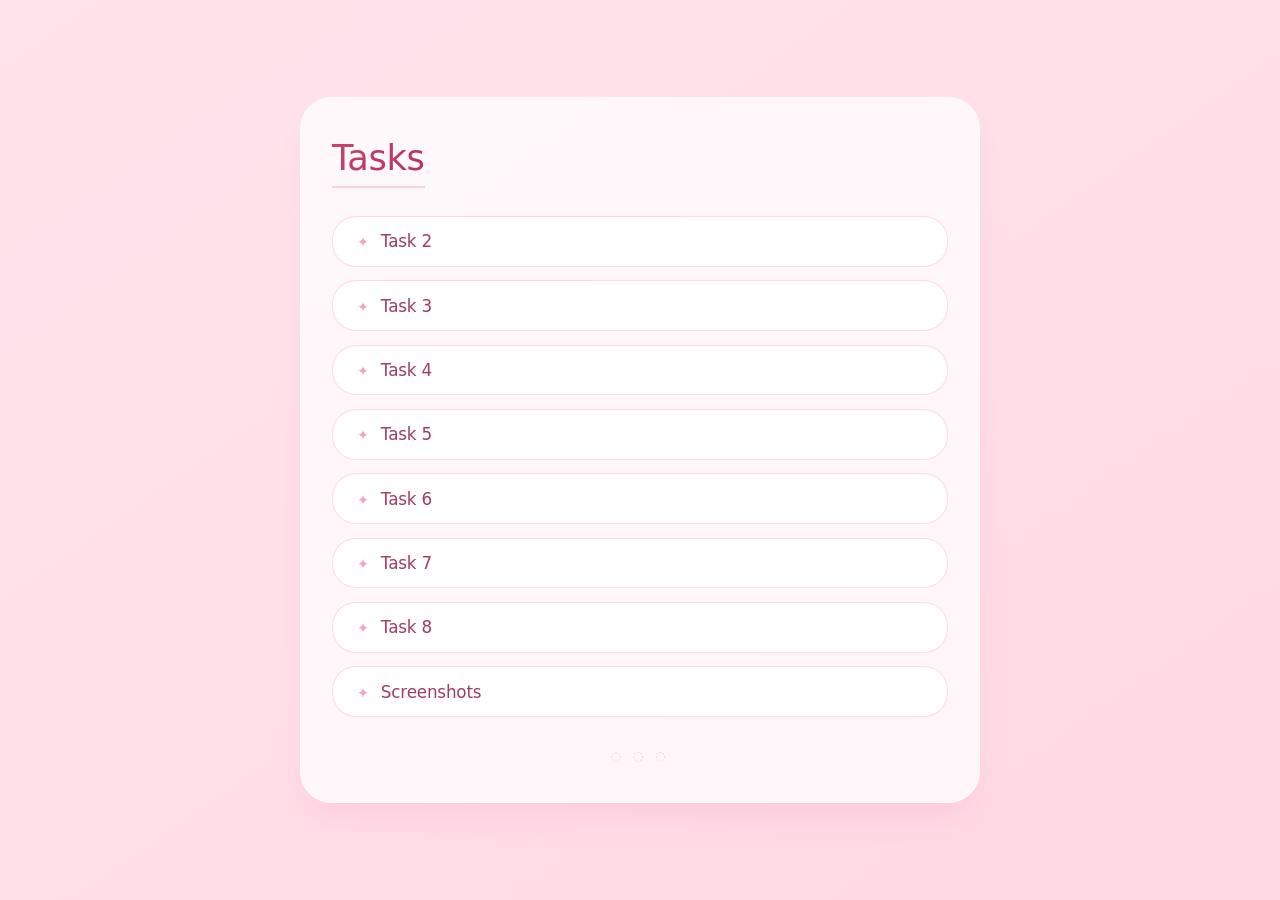
<file: index.html>
<!DOCTYPE html>
<html lang="ru">
<head>
    <meta charset="UTF-8">
    <meta name="viewport" content="width=device-width, initial-scale=1.0">
    <title>Web backend | Задания</title>
    <style>
        * {
            margin: 0;
            padding: 0;
            box-sizing: border-box;
        }

        body {
            background: linear-gradient(145deg, #ffe4ec 0%, #ffd9e4 100%);
            font-family: 'Inter', system-ui, -apple-system, 'Segoe UI', Roboto, Helvetica, sans-serif;
            min-height: 100vh;
            display: flex;
            align-items: center;
            justify-content: center;
            padding: 2rem;
        }

        .tasks-container {
            max-width: 680px;
            width: 100%;
            background: rgba(255, 255, 255, 0.75);
            backdrop-filter: blur(2px);
            border-radius: 2rem;
            padding: 2.5rem 2rem;
            box-shadow: 0 20px 35px -12px rgba(236, 72, 153, 0.15),
                        0 0 0 1px rgba(255, 255, 255, 0.5) inset;
            transition: all 0.2s ease;
        }

        h1 {
            font-size: 2.2rem;
            font-weight: 500;
            letter-spacing: -0.01em;
            background: linear-gradient(135deg, #c4456c, #b8315a);
            background-clip: text;
            -webkit-background-clip: text;
            color: transparent;
            margin-bottom: 1.75rem;
            padding-bottom: 0.5rem;
            border-bottom: 2px solid rgba(200, 70, 110, 0.2);
            display: inline-block;
        }

        .task-list {
            list-style: none;
            display: flex;
            flex-direction: column;
            gap: 0.85rem;
        }

        .task-list li {
            background: #ffffffcc;
            backdrop-filter: blur(4px);
            border-radius: 1.5rem;
            transition: all 0.25s cubic-bezier(0.2, 0, 0, 1);
            border: 1px solid rgba(255, 192, 203, 0.6);
        }

        .task-list li:hover {
            background: #fff;
            border-color: #f9acbc;
            box-shadow: 0 6px 14px rgba(200, 70, 110, 0.12);
            transform: translateX(4px);
        }

        .task-list a {
            display: block;
            padding: 0.9rem 1.5rem;
            text-decoration: none;
            font-weight: 480;
            font-size: 1.05rem;
            color: #a13e5c;
            transition: color 0.2s, padding 0.2s;
            border-radius: 1.5rem;
            letter-spacing: -0.2px;
        }

        .task-list a:hover {
            color: #db3a6b;
            padding-left: 1.8rem;
            background: rgba(255, 225, 235, 0.5);
        }

        .task-list a::before {
            content: "✦";
            display: inline-block;
            margin-right: 12px;
            font-size: 0.9rem;
            color: #f27ea6;
            opacity: 0.7;
            transition: transform 0.2s, opacity 0.2s;
        }

        .task-list a:hover::before {
            transform: scale(1.1);
            opacity: 1;
            color: #e85d8b;
        }

        .tasks-container::after {
            content: "◌ ◌ ◌";
            display: block;
            text-align: center;
            margin-top: 2rem;
            font-size: 0.75rem;
            letter-spacing: 4px;
            color: #e8a7bb;
            opacity: 0.6;
        }

        @media (max-width: 500px) {
            body {
                padding: 1rem;
            }
            .tasks-container {
                padding: 1.8rem 1.2rem;
            }
            h1 {
                font-size: 1.8rem;
            }
            .task-list a {
                padding: 0.7rem 1.2rem;
                font-size: 0.95rem;
            }
            .task-list a:hover {
                padding-left: 1.4rem;
            }
        }

        .tasks-container {
            animation: fadeSlideUp 0.5s ease-out;
        }

        @keyframes fadeSlideUp {
            from {
                opacity: 0;
                transform: translateY(18px);
            }
            to {
                opacity: 1;
                transform: translateY(0);
            }
        }
    </style>
</head>
<body>
    <div class="tasks-container">
        <h1>Tasks</h1>
        <ul class="task-list">
            <li><a href="./task2/index.html">Task 2</a></li>
            <li><a href="./task3/index.html">Task 3</a></li>
            <li><a href="./task4/form.cgi">Task 4</a></li>
            <li><a href="./task5/index.cgi">Task 5</a></li>
            <li><a href="./task6/index.cgi">Task 6</a></li>
            <li><a href="./task7/Отчет об аудите безопасности веб.pdf">Task 7</a></li>
            <li><a href="./task8/index.html">Task 8</a></li>
            <li><a href="./screenshots/index.html">Screenshots</a></li>

        </ul>
    </div>
</body>
</html>
</file>
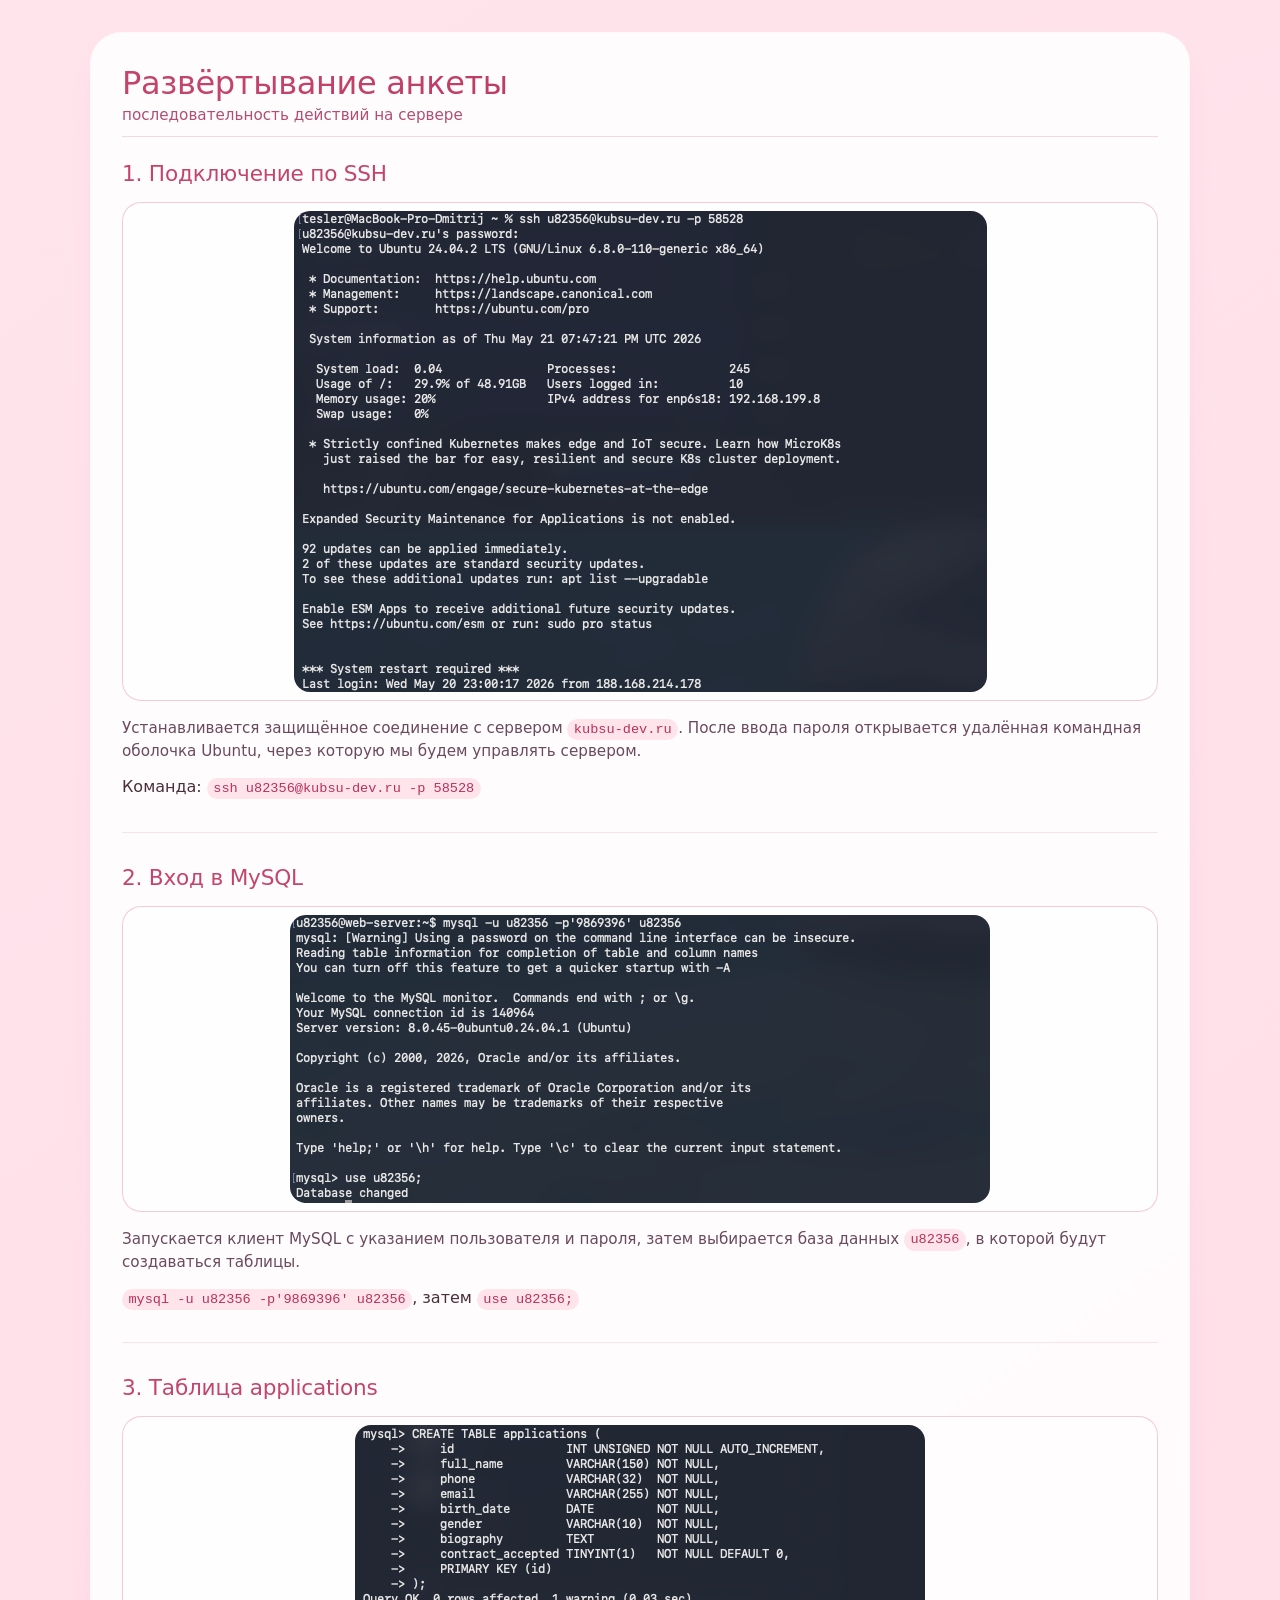
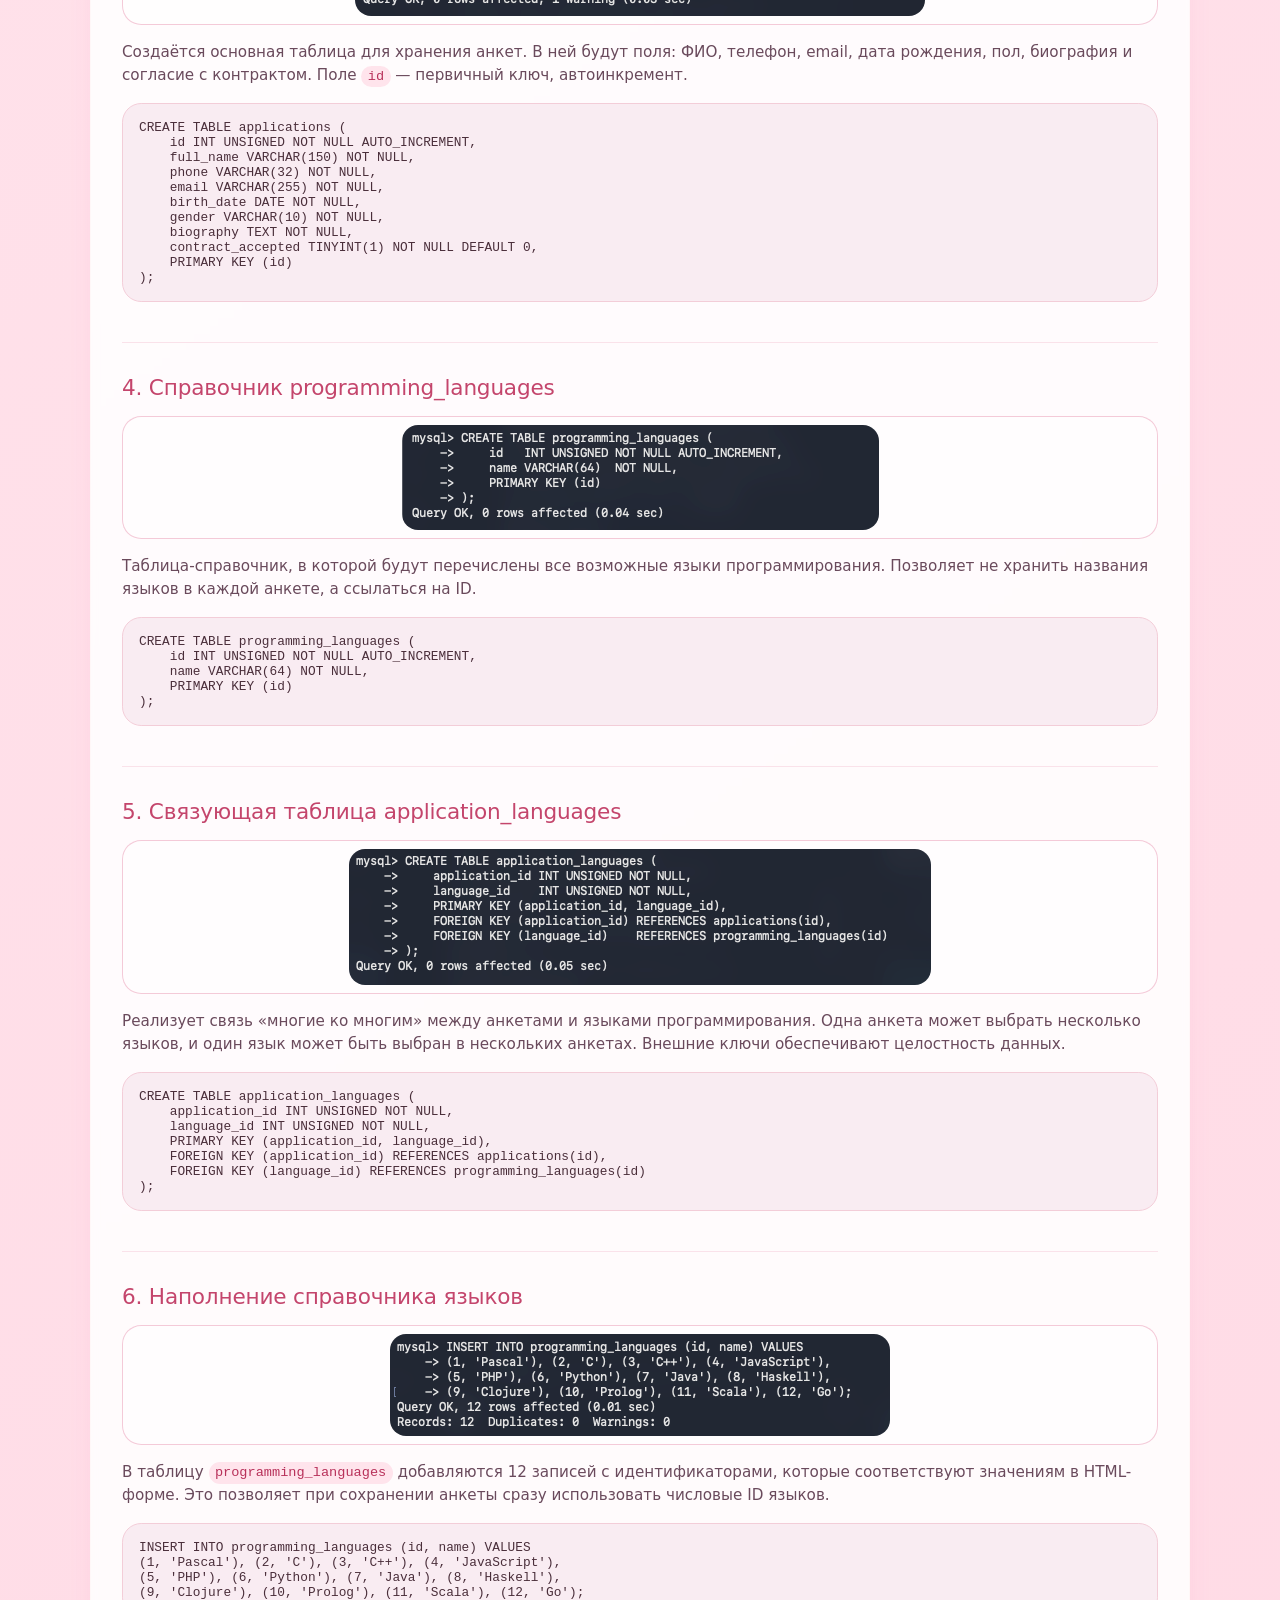
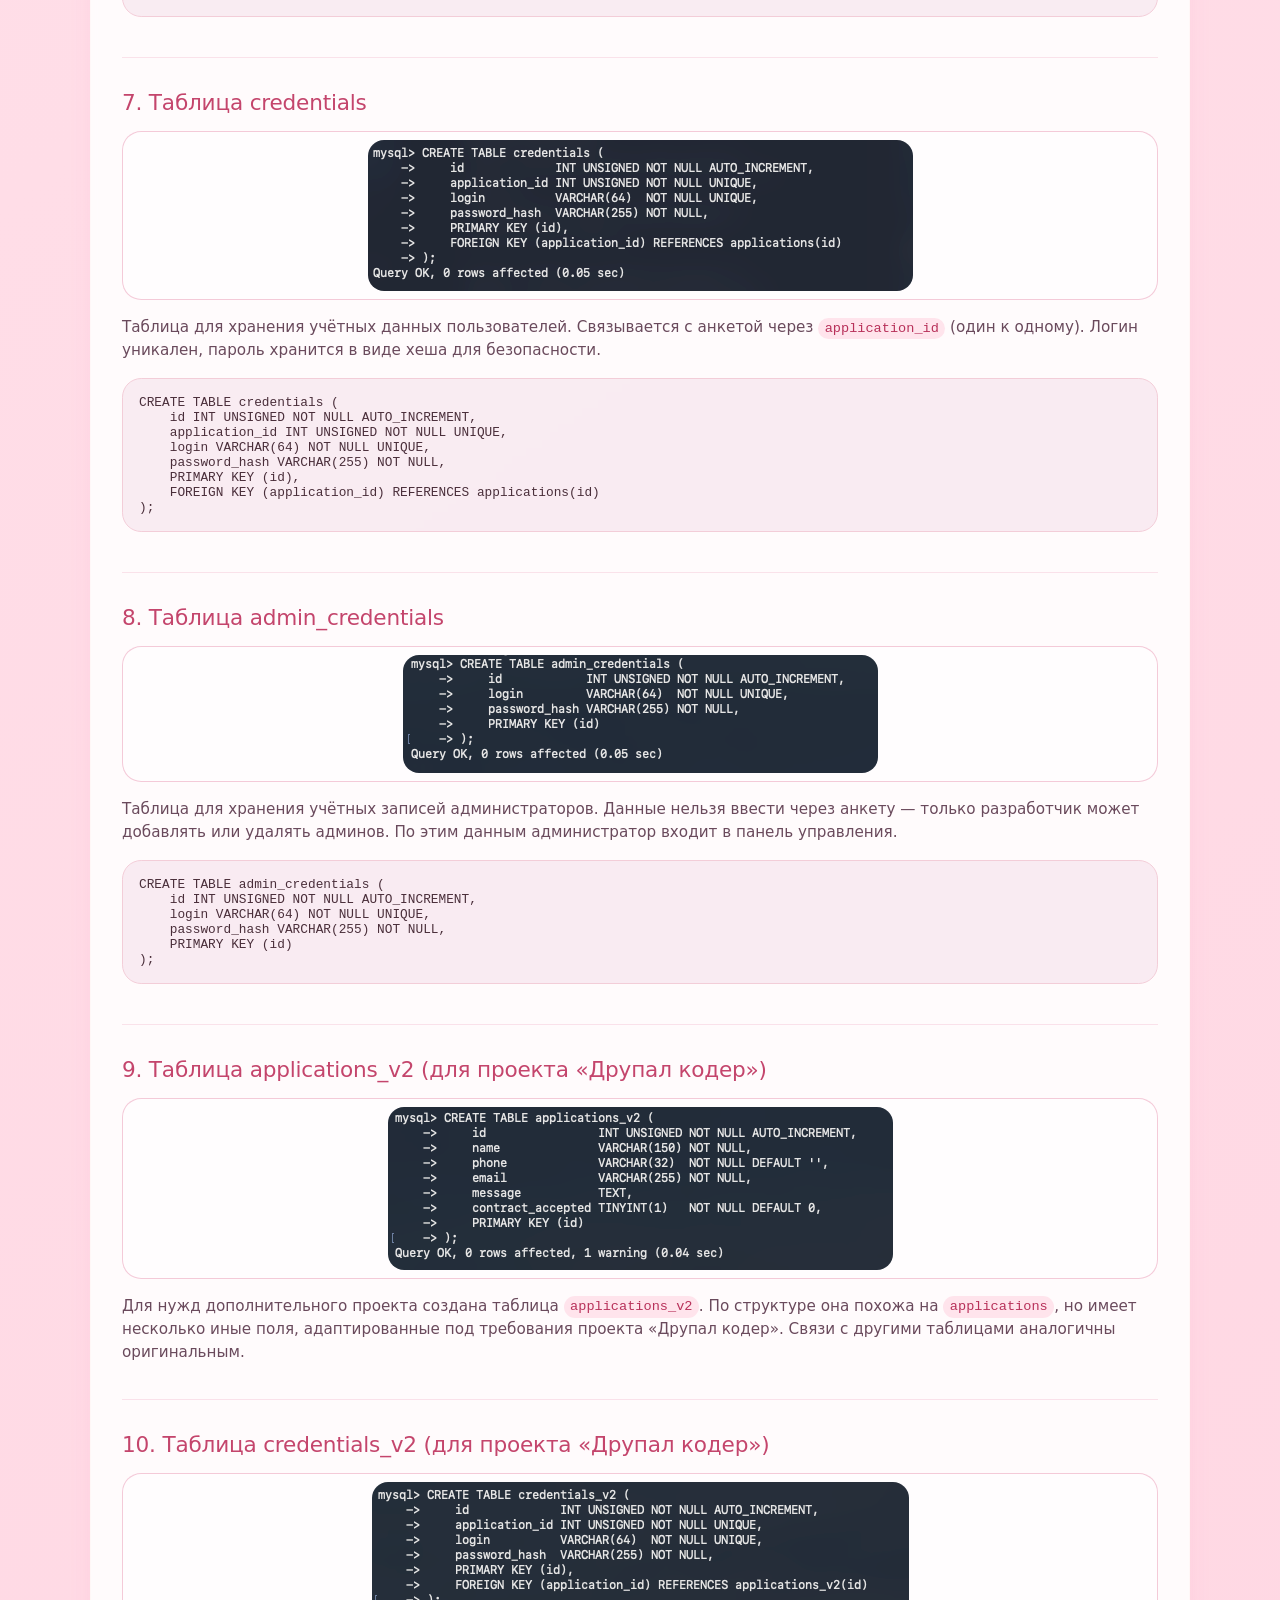
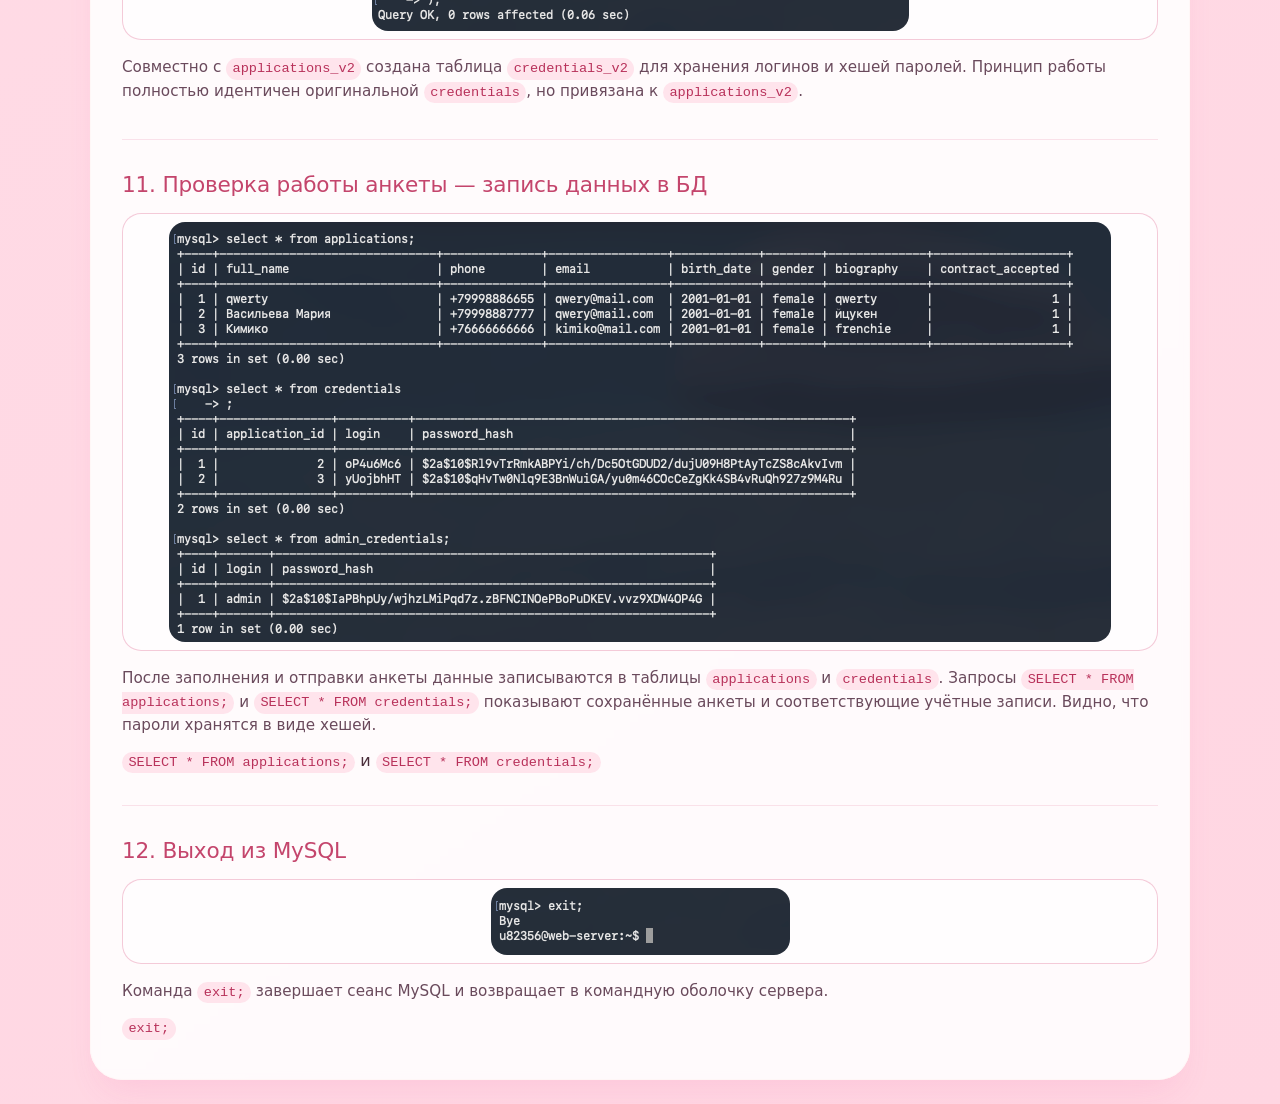
<file: screenshots/index.html>
<!DOCTYPE html>
<html lang="ru">
<head>
    <meta charset="UTF-8">
    <meta name="viewport" content="width=device-width, initial-scale=1.0">
    <title>Развёртывание анкеты · розовый минимализм</title>
    <style>
        * {
            margin: 0;
            padding: 0;
            box-sizing: border-box;
        }

        body {
            background: linear-gradient(145deg, #ffe4ec 0%, #ffd6e2 100%);
            font-family: 'Inter', system-ui, -apple-system, 'Segoe UI', Roboto, Helvetica, sans-serif;
            padding: 2rem;
            color: #2d2a2b;
        }

        .container {
            max-width: 1100px;
            margin: 0 auto;
        }

        .card {
            background: rgba(255, 255, 255, 0.88);
            backdrop-filter: blur(4px);
            border-radius: 2rem;
            box-shadow: 0 20px 35px -12px rgba(236, 72, 153, 0.12), 0 0 0 1px rgba(255, 245, 245, 0.7) inset;
            padding: 2rem;
            transition: all 0.2s ease;
            animation: fadeSlideUp 0.45s ease-out;
        }

        h1 {
            font-size: 2rem;
            font-weight: 500;
            letter-spacing: -0.01em;
            background: linear-gradient(135deg, #c4456c, #b8315a);
            background-clip: text;
            -webkit-background-clip: text;
            color: transparent;
            margin-bottom: 0.25rem;
        }

        .subhead {
            font-size: 0.95rem;
            color: #b34e72;
            margin-bottom: 1.5rem;
            border-bottom: 1px solid rgba(200, 70, 110, 0.2);
            padding-bottom: 0.75rem;
        }

        .step {
            margin-bottom: 2rem;
            padding-bottom: 1.5rem;
            border-bottom: 1px solid rgba(217, 85, 128, 0.15);
        }

        .step:last-child {
            border-bottom: none;
            margin-bottom: 0;
            padding-bottom: 0;
        }

        .step-title {
            font-size: 1.35rem;
            font-weight: 500;
            color: #c4456c;
            margin-bottom: 0.75rem;
            letter-spacing: -0.2px;
        }

        .step-text {
            font-size: 1rem;
            line-height: 1.5;
            color: #4a2e3a;
            margin-bottom: 0.5rem;
        }

        .step-desc {
            font-size: 0.95rem;
            color: #6a4a5c;
            margin: 0.5rem 0 0.75rem 0;
            line-height: 1.5;
        }

        code {
            background: #ffe4ec;
            padding: 0.2rem 0.4rem;
            border-radius: 0.8rem;
            font-size: 0.85rem;
            font-family: 'Fira Code', 'JetBrains Mono', monospace;
            color: #b8315a;
        }

        pre {
            background: rgba(245, 225, 235, 0.6);
            border: 1px solid #f3cdd8;
            border-radius: 1.2rem;
            padding: 1rem;
            font-family: 'Fira Code', monospace;
            font-size: 0.8rem;
            overflow-x: auto;
            white-space: pre-wrap;
            word-wrap: break-word;
            color: #4a2e3a;
            margin: 1rem 0;
        }

        .screenshot {
            margin: 1rem 0;
            border-radius: 1.2rem;
            border: 1px solid rgba(217, 85, 128, 0.3);
            background: rgba(255, 255, 255, 0.5);
            padding: 0.5rem;
            text-align: center;
        }

        .screenshot img {
            max-width: 100%;
            border-radius: 1rem;
            display: block;
            margin: 0 auto;
        }

        @keyframes fadeSlideUp {
            from {
                opacity: 0;
                transform: translateY(18px);
            }
            to {
                opacity: 1;
                transform: translateY(0);
            }
        }

        @media (max-width: 700px) {
            body {
                padding: 1rem;
            }
            .card {
                padding: 1.2rem;
            }
            h1 {
                font-size: 1.6rem;
            }
            .step-title {
                font-size: 1.2rem;
            }
        }
    </style>
</head>
<body>
<div class="container">
    <div class="card">
        <h1>Развёртывание анкеты</h1>
        <div class="subhead">последовательность действий на сервере</div>

        <!-- Шаг 1 -->
        <div class="step">
            <div class="step-title">1. Подключение по SSH</div>
            <div class="screenshot">
                <img src="1.png" alt="SSH подключение">
            </div>
            <div class="step-desc">
                Устанавливается защищённое соединение с сервером <code>kubsu-dev.ru</code>. После ввода пароля открывается удалённая командная оболочка Ubuntu, через которую мы будем управлять сервером.
            </div>
            <div class="step-text">
                Команда: <code>ssh u82356@kubsu-dev.ru -p 58528</code>
            </div>
        </div>

        <!-- Шаг 2 -->
        <div class="step">
            <div class="step-title">2. Вход в MySQL</div>
            <div class="screenshot">
                <img src="2.png" alt="mysql подключение">
            </div>
            <div class="step-desc">
                Запускается клиент MySQL с указанием пользователя и пароля, затем выбирается база данных <code>u82356</code>, в которой будут создаваться таблицы.
            </div>
            <div class="step-text">
                <code>mysql -u u82356 -p'9869396' u82356</code>, затем <code>use u82356;</code>
            </div>
        </div>

        <!-- Шаг 3 -->
        <div class="step">
            <div class="step-title">3. Таблица applications</div>
            <div class="screenshot">
                <img src="3.png" alt="CREATE TABLE applications">
            </div>
            <div class="step-desc">
                Создаётся основная таблица для хранения анкет. В ней будут поля: ФИО, телефон, email, дата рождения, пол, биография и согласие с контрактом. Поле <code>id</code> — первичный ключ, автоинкремент.
            </div>
            <pre>CREATE TABLE applications (
    id INT UNSIGNED NOT NULL AUTO_INCREMENT,
    full_name VARCHAR(150) NOT NULL,
    phone VARCHAR(32) NOT NULL,
    email VARCHAR(255) NOT NULL,
    birth_date DATE NOT NULL,
    gender VARCHAR(10) NOT NULL,
    biography TEXT NOT NULL,
    contract_accepted TINYINT(1) NOT NULL DEFAULT 0,
    PRIMARY KEY (id)
);</pre>
        </div>

        <!-- Шаг 4 -->
        <div class="step">
            <div class="step-title">4. Справочник programming_languages</div>
            <div class="screenshot">
                <img src="4.png" alt="CREATE TABLE programming_languages">
            </div>
            <div class="step-desc">
                Таблица-справочник, в которой будут перечислены все возможные языки программирования. Позволяет не хранить названия языков в каждой анкете, а ссылаться на ID.
            </div>
            <pre>CREATE TABLE programming_languages (
    id INT UNSIGNED NOT NULL AUTO_INCREMENT,
    name VARCHAR(64) NOT NULL,
    PRIMARY KEY (id)
);</pre>
        </div>

        <!-- Шаг 5 -->
        <div class="step">
            <div class="step-title">5. Связующая таблица application_languages</div>
            <div class="screenshot">
                <img src="5.png" alt="CREATE TABLE application_languages">
            </div>
            <div class="step-desc">
                Реализует связь «многие ко многим» между анкетами и языками программирования. Одна анкета может выбрать несколько языков, и один язык может быть выбран в нескольких анкетах. Внешние ключи обеспечивают целостность данных.
            </div>
            <pre>CREATE TABLE application_languages (
    application_id INT UNSIGNED NOT NULL,
    language_id INT UNSIGNED NOT NULL,
    PRIMARY KEY (application_id, language_id),
    FOREIGN KEY (application_id) REFERENCES applications(id),
    FOREIGN KEY (language_id) REFERENCES programming_languages(id)
);</pre>
        </div>

        <!-- Шаг 6 -->
        <div class="step">
            <div class="step-title">6. Наполнение справочника языков</div>
            <div class="screenshot">
                <img src="6.png" alt="INSERT INTO programming_languages">
            </div>
            <div class="step-desc">
                В таблицу <code>programming_languages</code> добавляются 12 записей с идентификаторами, которые соответствуют значениям в HTML-форме. Это позволяет при сохранении анкеты сразу использовать числовые ID языков.
            </div>
            <pre>INSERT INTO programming_languages (id, name) VALUES
(1, 'Pascal'), (2, 'C'), (3, 'C++'), (4, 'JavaScript'),
(5, 'PHP'), (6, 'Python'), (7, 'Java'), (8, 'Haskell'),
(9, 'Clojure'), (10, 'Prolog'), (11, 'Scala'), (12, 'Go');</pre>
        </div>

        <!-- Шаг 7 -->
        <div class="step">
            <div class="step-title">7. Таблица credentials</div>
            <div class="screenshot">
                <img src="7.png" alt="CREATE TABLE credentials">
            </div>
            <div class="step-desc">
                Таблица для хранения учётных данных пользователей. Связывается с анкетой через <code>application_id</code> (один к одному). Логин уникален, пароль хранится в виде хеша для безопасности.
            </div>
            <pre>CREATE TABLE credentials (
    id INT UNSIGNED NOT NULL AUTO_INCREMENT,
    application_id INT UNSIGNED NOT NULL UNIQUE,
    login VARCHAR(64) NOT NULL UNIQUE,
    password_hash VARCHAR(255) NOT NULL,
    PRIMARY KEY (id),
    FOREIGN KEY (application_id) REFERENCES applications(id)
);</pre>
        </div>

        <!-- Шаг 8 -->
        <div class="step">
            <div class="step-title">8. Таблица admin_credentials</div>
            <div class="screenshot">
                <img src="8.png" alt="CREATE TABLE admin_credentials">
            </div>
            <div class="step-desc">
                Таблица для хранения учётных записей администраторов. Данные нельзя ввести через анкету — только разработчик может добавлять или удалять админов. По этим данным администратор входит в панель управления.
            </div>
            <pre>CREATE TABLE admin_credentials (
    id INT UNSIGNED NOT NULL AUTO_INCREMENT,
    login VARCHAR(64) NOT NULL UNIQUE,
    password_hash VARCHAR(255) NOT NULL,
    PRIMARY KEY (id)
);</pre>
        </div>

        <!-- Шаг 9 -->
        <div class="step">
            <div class="step-title">9. Таблица applications_v2 (для проекта «Друпал кодер»)</div>
            <div class="screenshot">
                <img src="9.png" alt="CREATE TABLE applications_v2">
            </div>
            <div class="step-desc">
                Для нужд дополнительного проекта создана таблица <code>applications_v2</code>. По структуре она похожа на <code>applications</code>, но имеет несколько иные поля, адаптированные под требования проекта «Друпал кодер». Связи с другими таблицами аналогичны оригинальным.
            </div>
        </div>

        <!-- Шаг 10 -->
        <div class="step">
            <div class="step-title">10. Таблица credentials_v2 (для проекта «Друпал кодер»)</div>
            <div class="screenshot">
                <img src="10.png" alt="CREATE TABLE credentials_v2">
            </div>
            <div class="step-desc">
                Совместно с <code>applications_v2</code> создана таблица <code>credentials_v2</code> для хранения логинов и хешей паролей. Принцип работы полностью идентичен оригинальной <code>credentials</code>, но привязана к <code>applications_v2</code>.
            </div>
        </div>

        <!-- Шаг 11 -->
        <div class="step">
            <div class="step-title">11. Проверка работы анкеты — запись данных в БД</div>
            <div class="screenshot">
                <img src="11.png" alt="SELECT из applications и credentials">
            </div>
            <div class="step-desc">
                После заполнения и отправки анкеты данные записываются в таблицы <code>applications</code> и <code>credentials</code>. Запросы <code>SELECT * FROM applications;</code> и <code>SELECT * FROM credentials;</code> показывают сохранённые анкеты и соответствующие учётные записи. Видно, что пароли хранятся в виде хешей.
            </div>
            <div class="step-text">
                <code>SELECT * FROM applications;</code> и <code>SELECT * FROM credentials;</code>
            </div>
        </div>

        <!-- Шаг 12 -->
        <div class="step">
            <div class="step-title">12. Выход из MySQL</div>
            <div class="screenshot">
                <img src="12.png" alt="exit mysql">
            </div>
            <div class="step-desc">
                Команда <code>exit;</code> завершает сеанс MySQL и возвращает в командную оболочку сервера.
            </div>
            <div class="step-text">
                <code>exit;</code>
            </div>
        </div>
    </div>
</div>
</body>
</html>
</file>
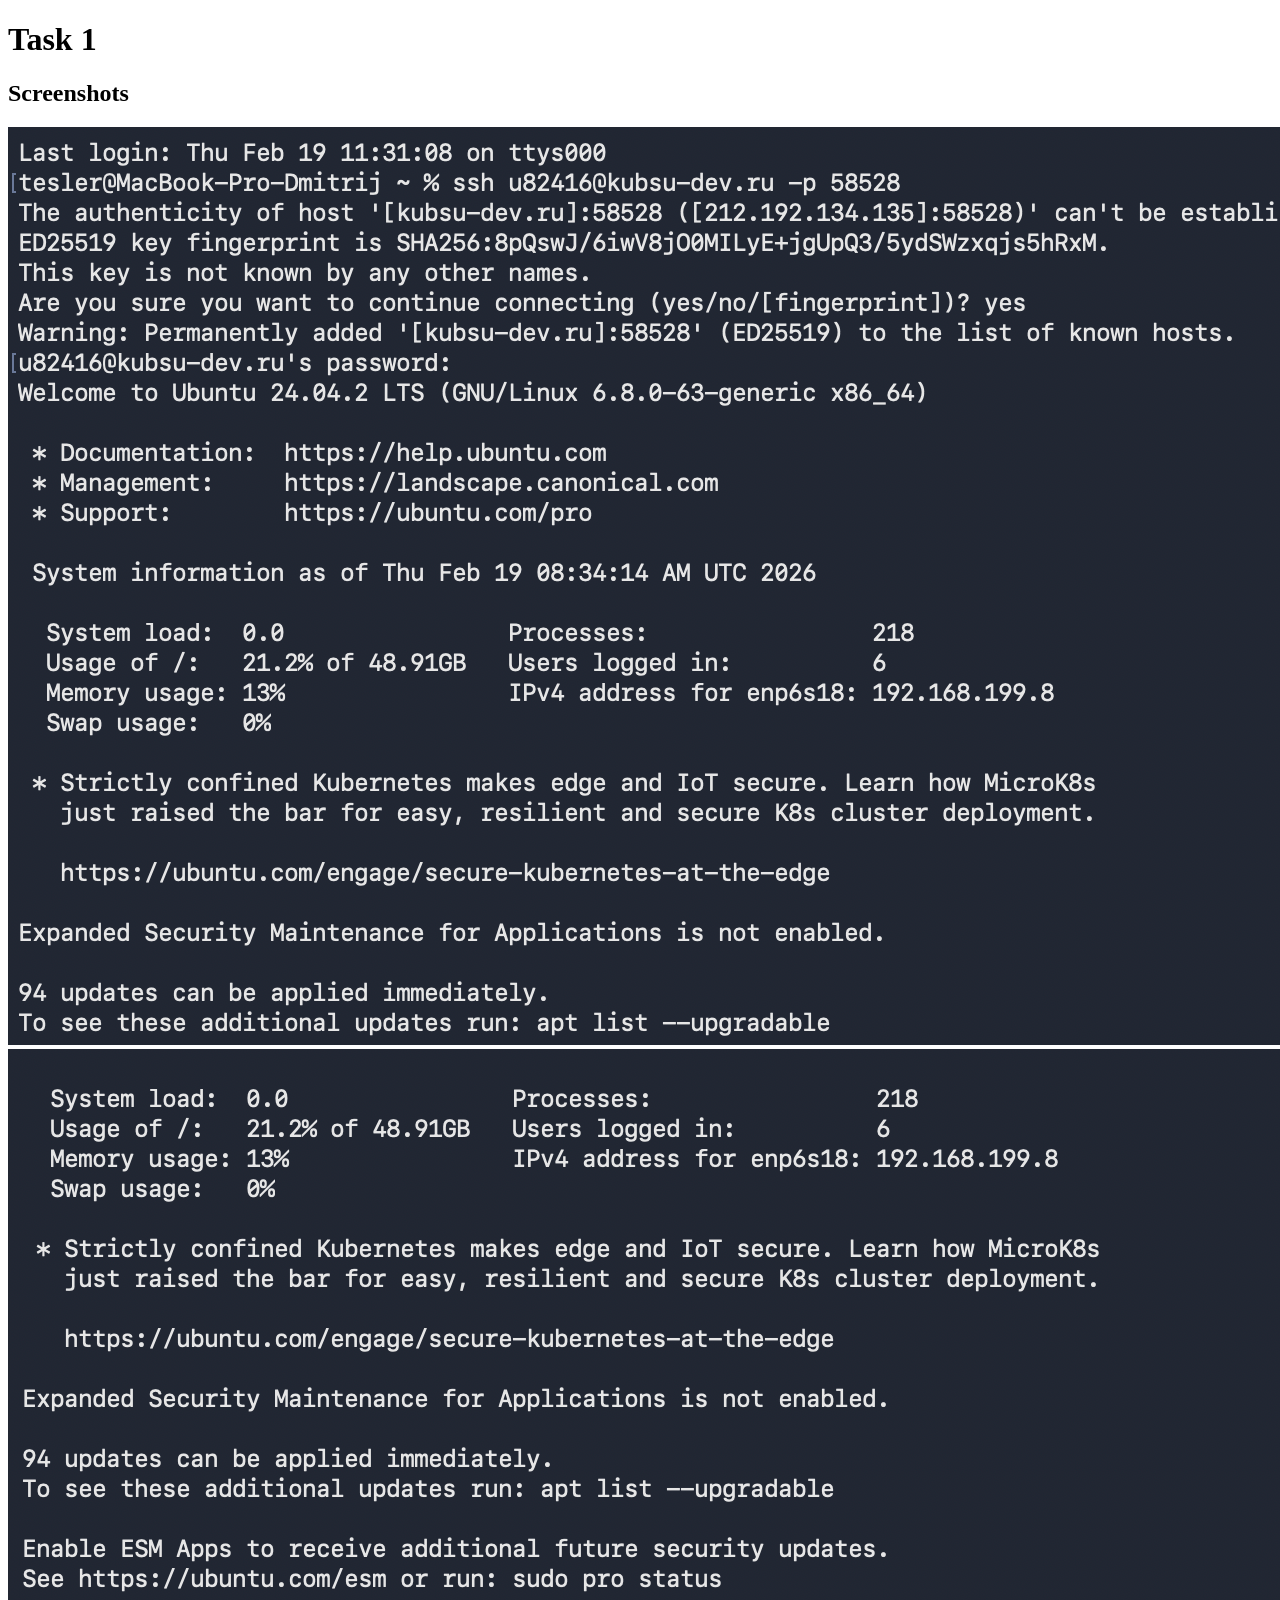
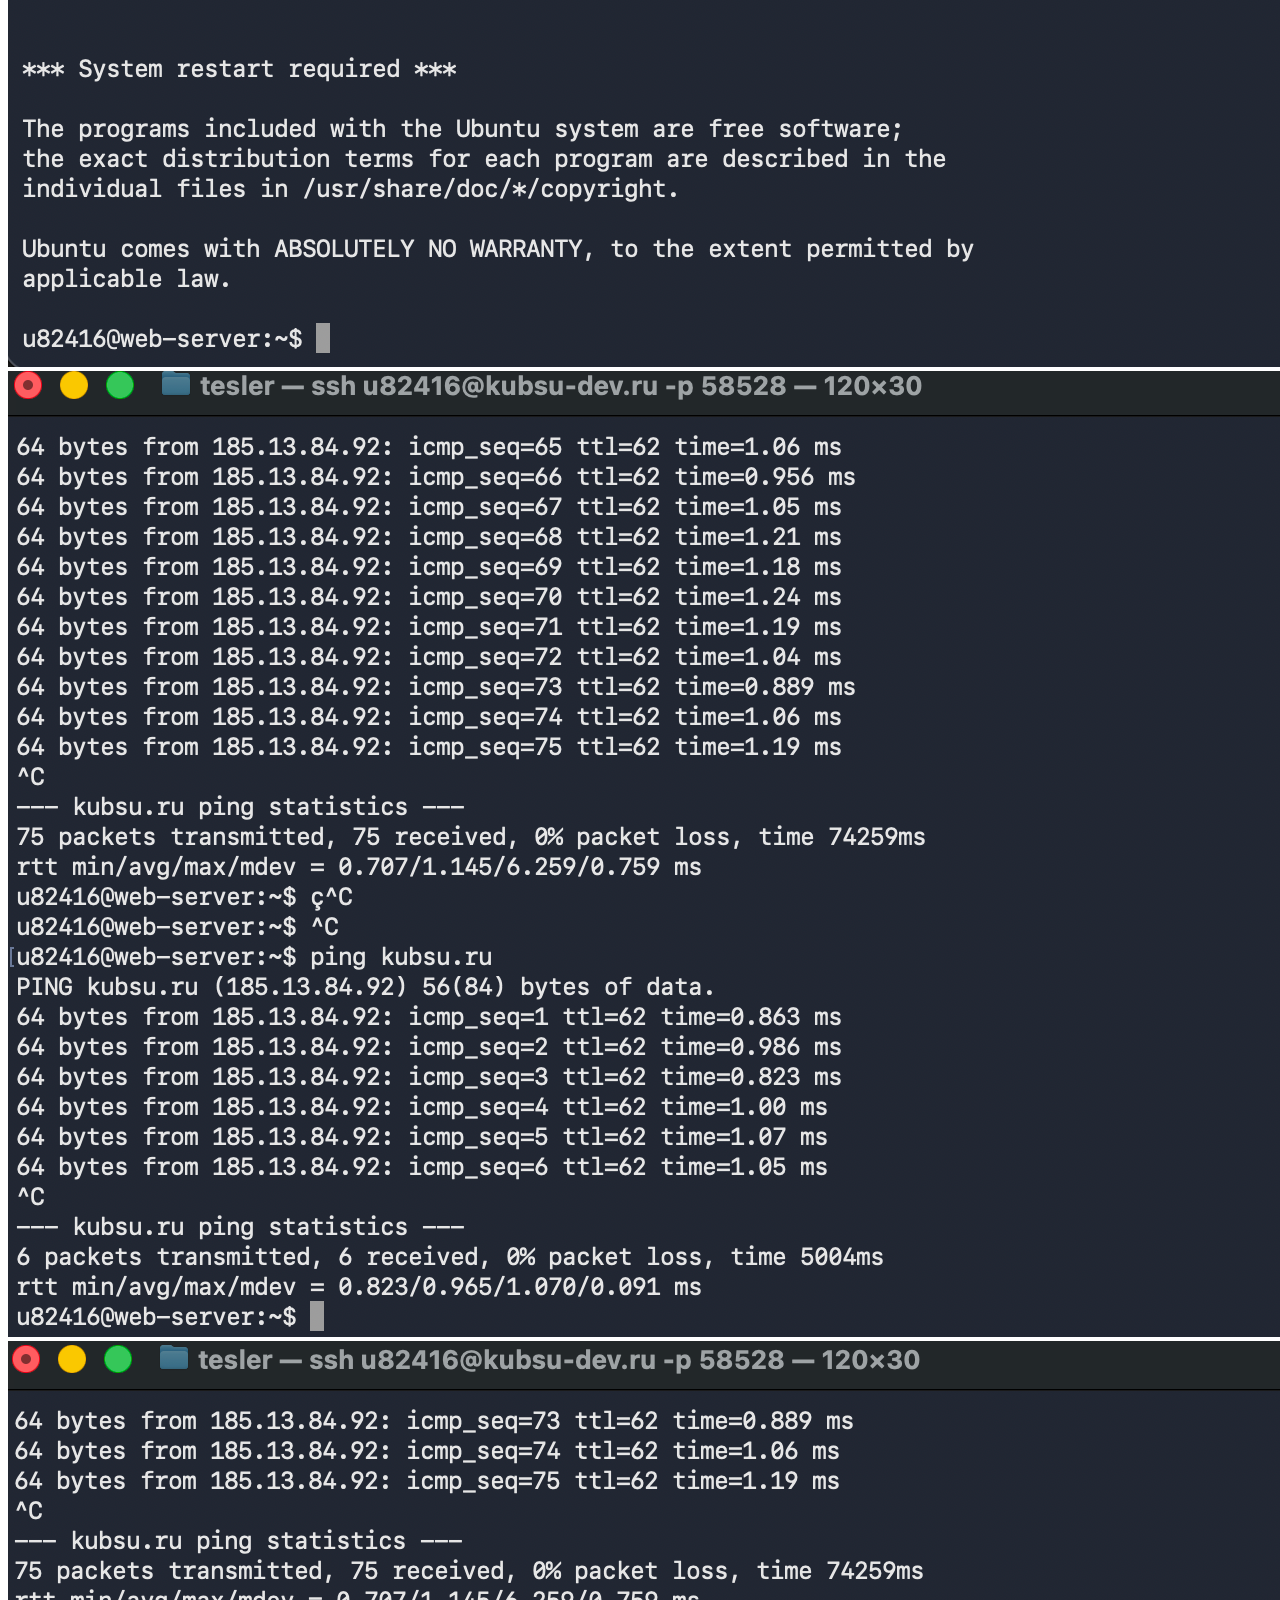
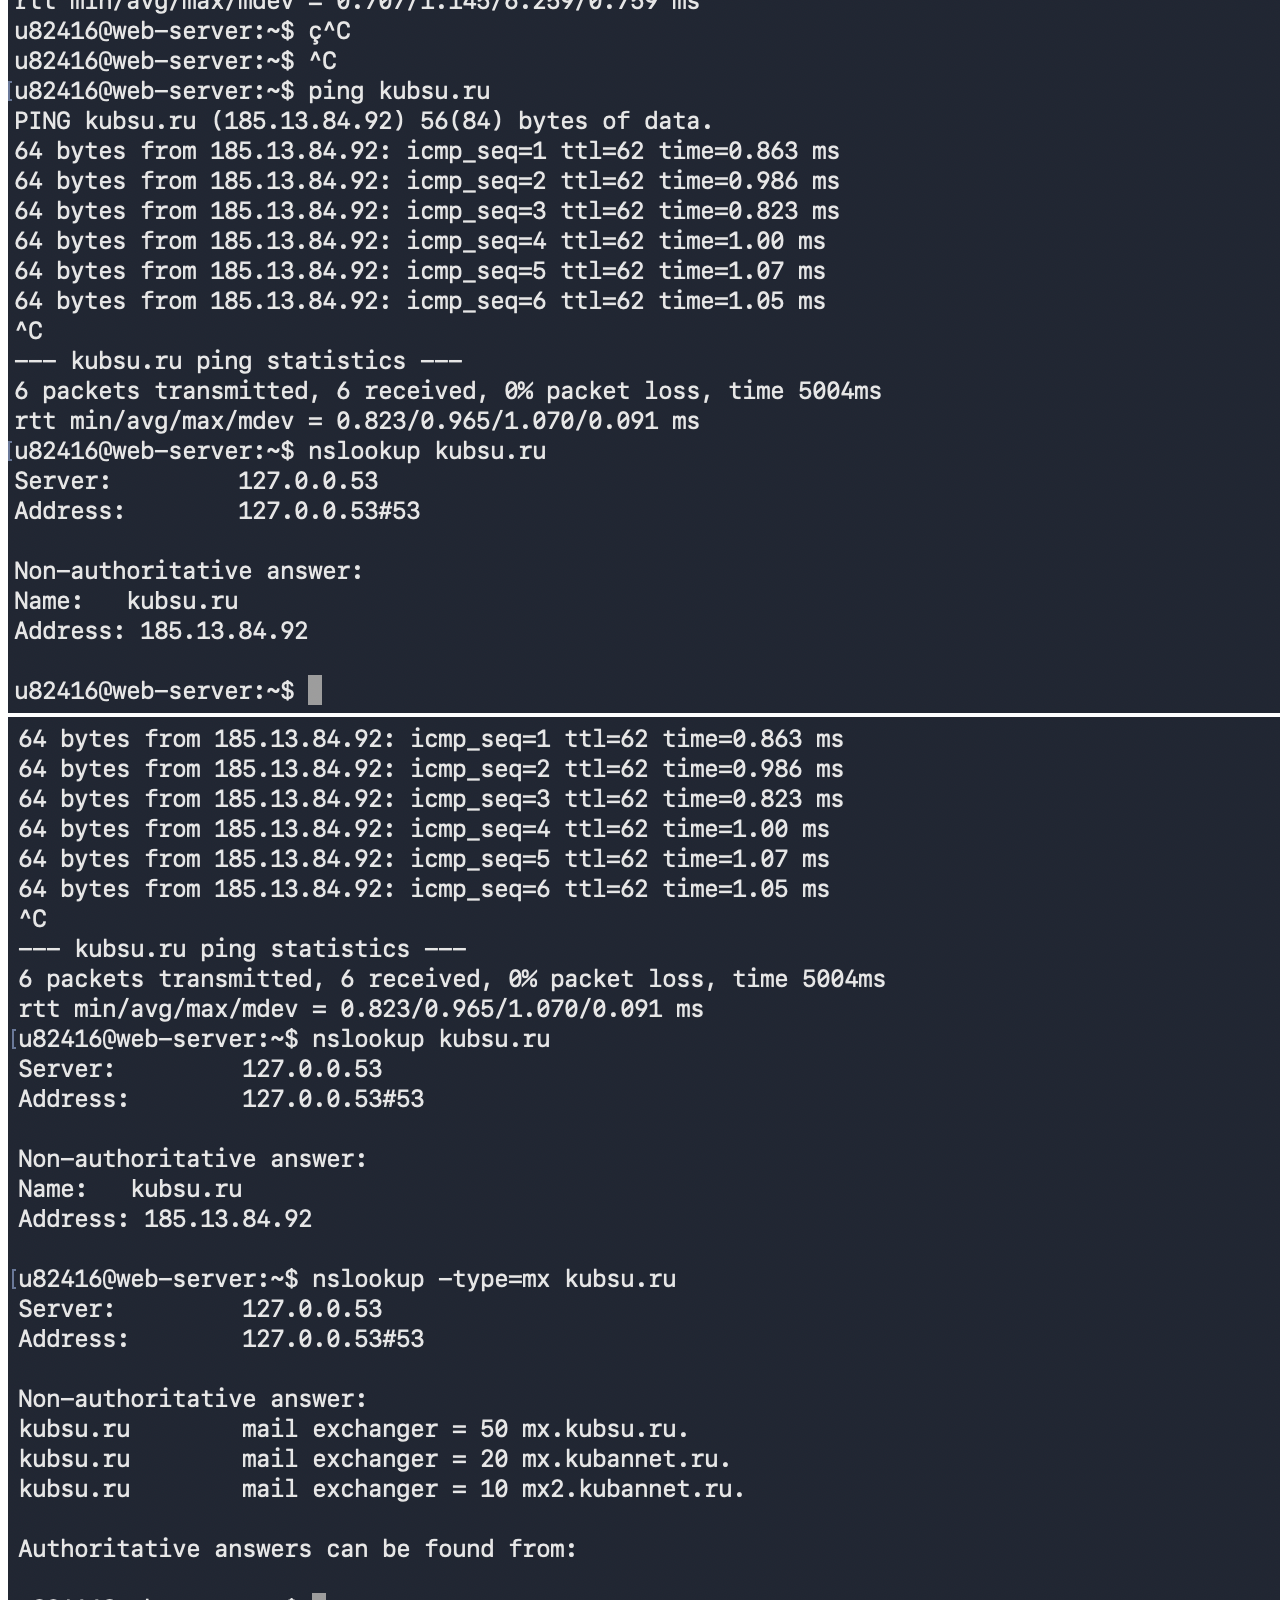
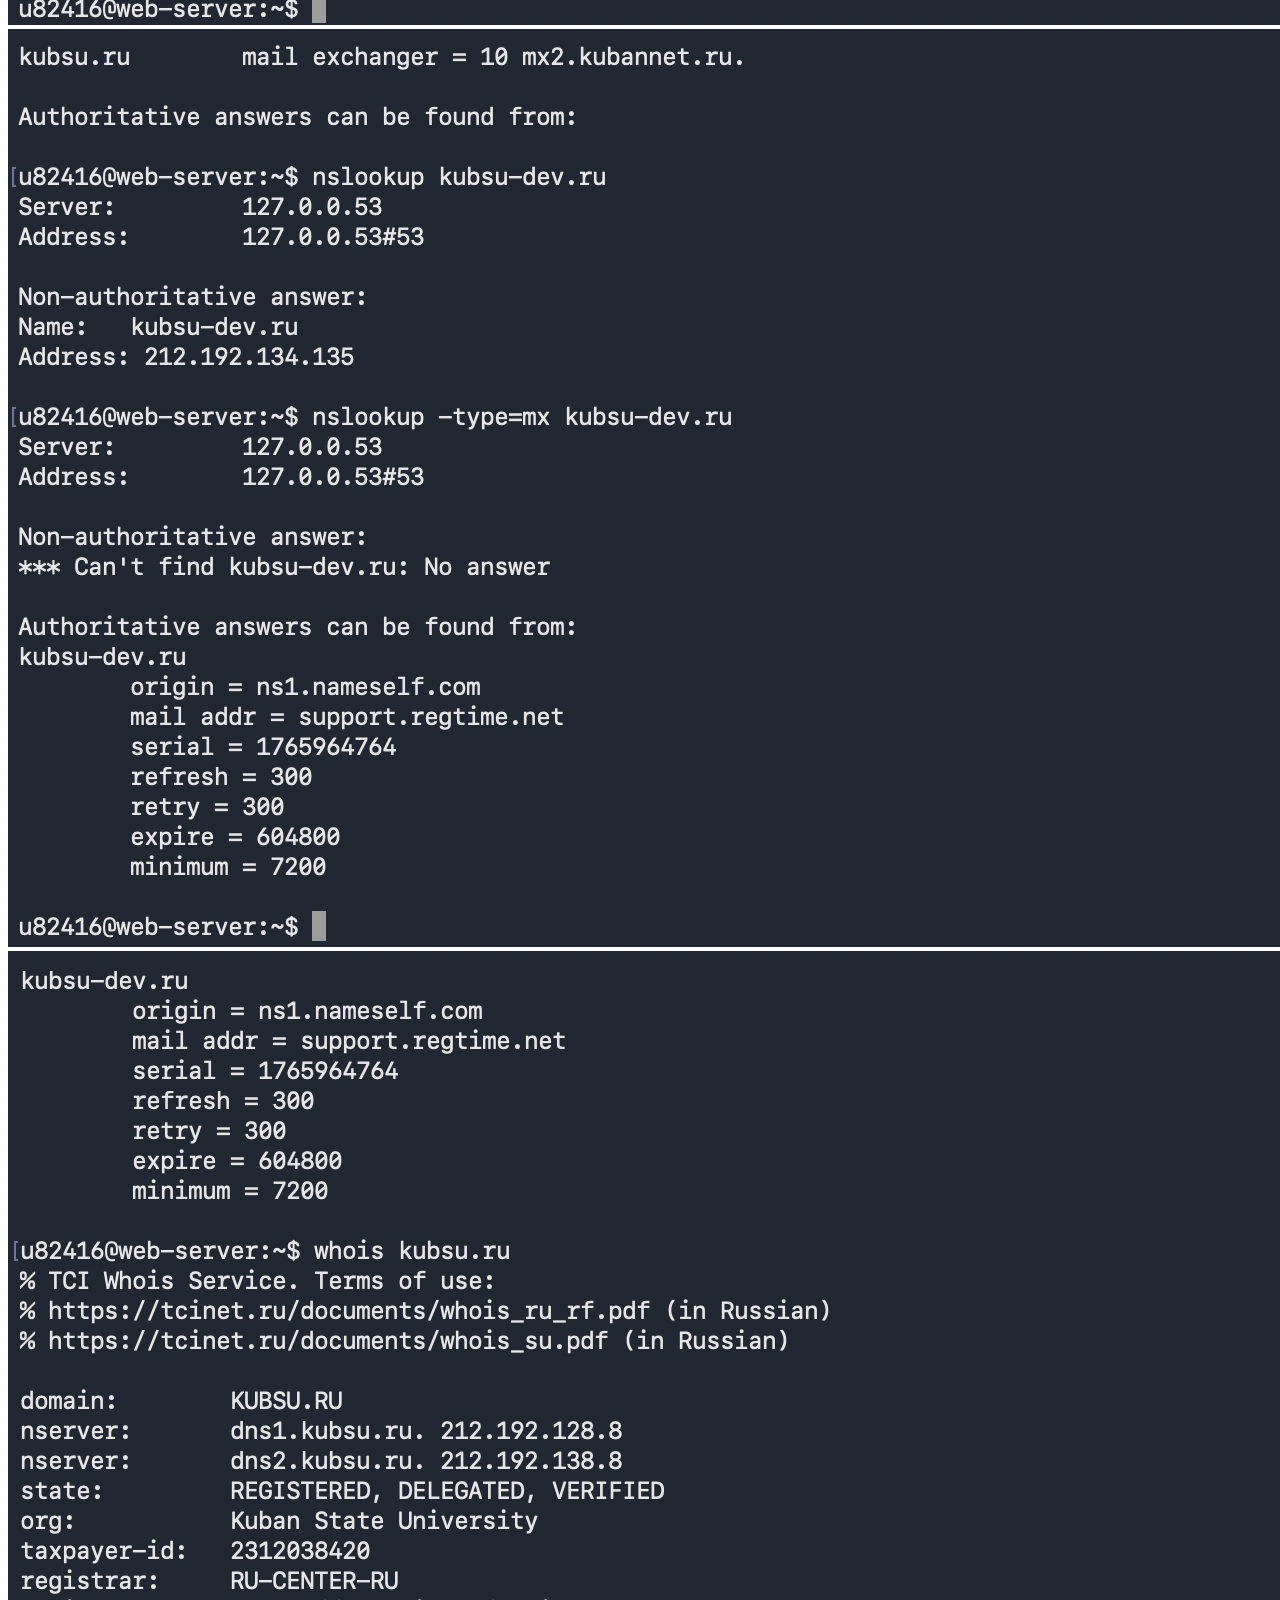
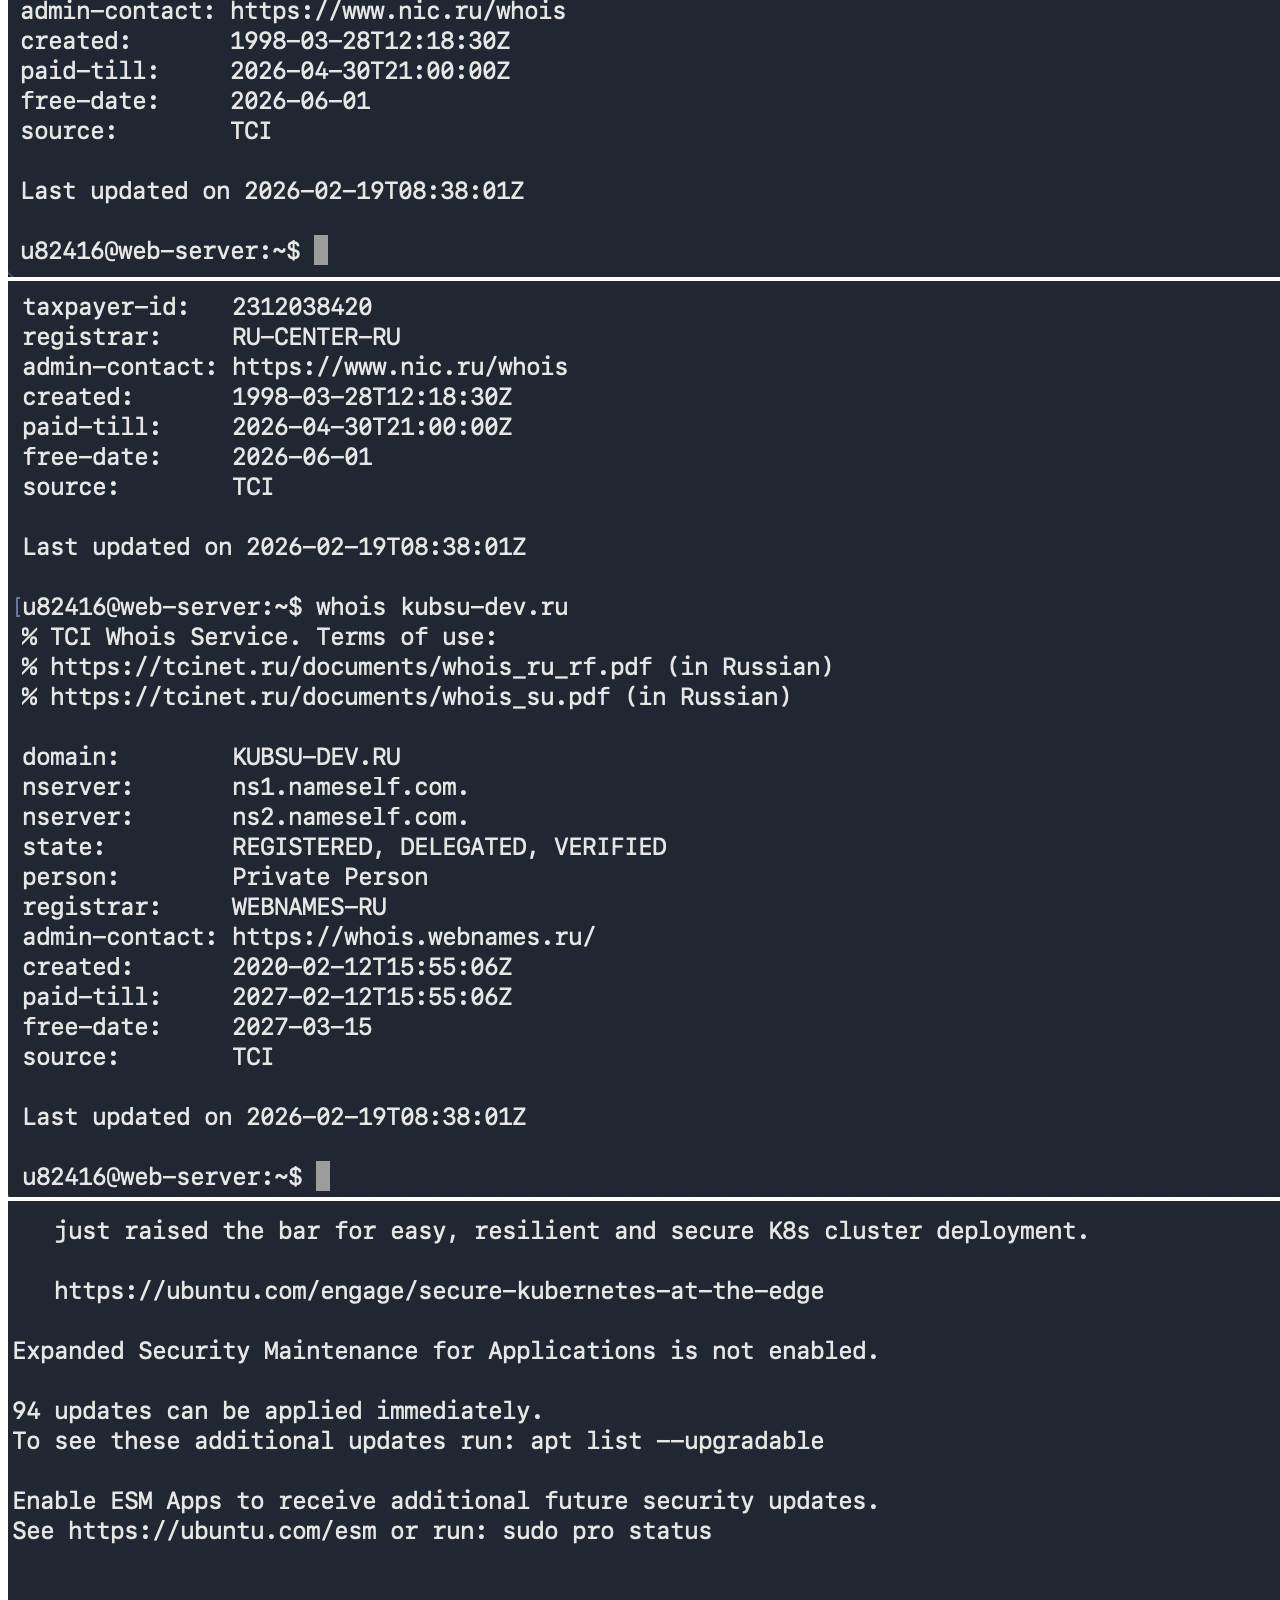
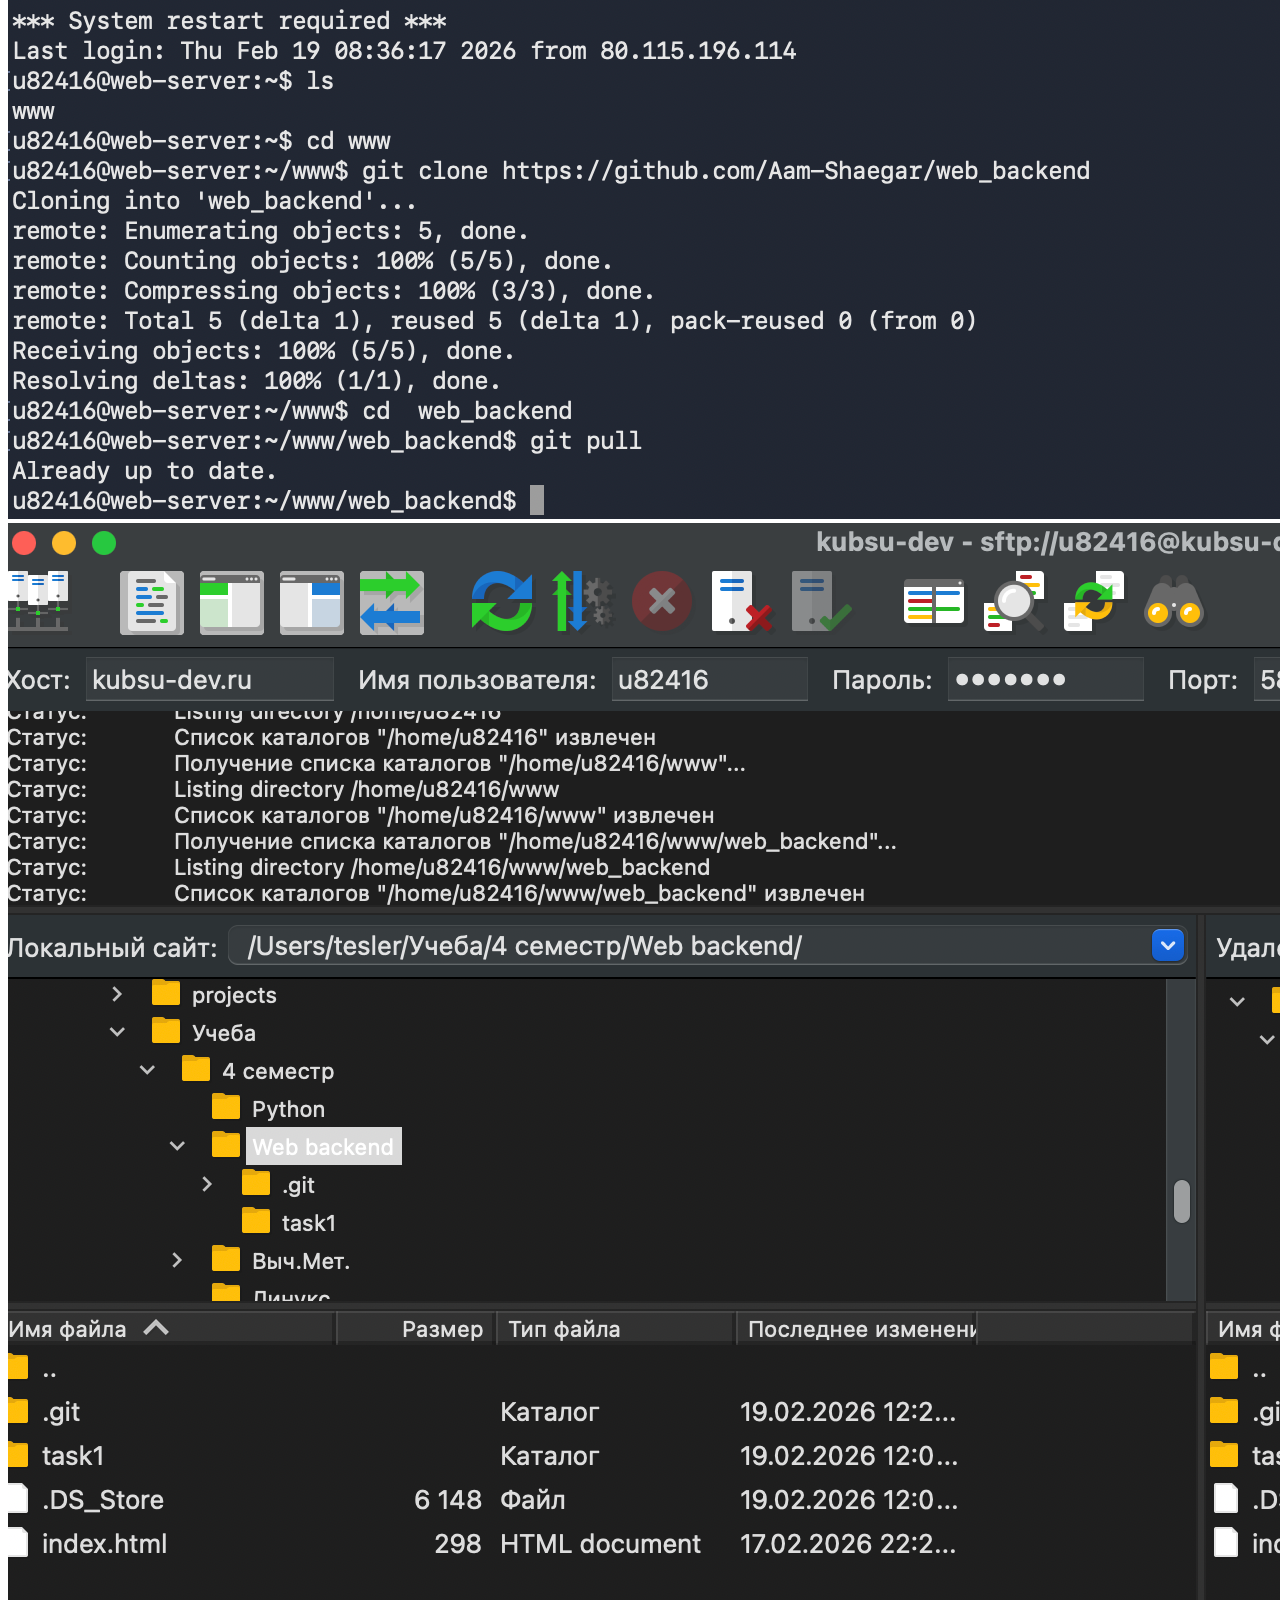
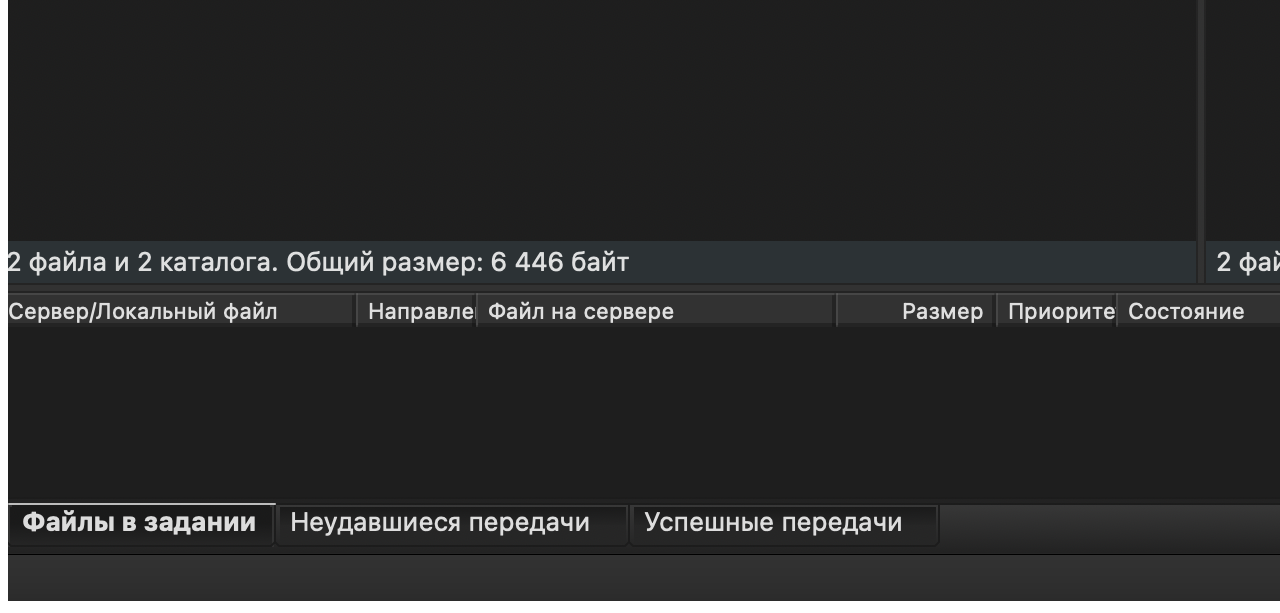
<file: task1/index.html>
<!DOCTYPE html>
<html lang="ru">
<head>
    <meta charset="UTF-8">
    <meta name="viewport" content="width=device-width, initial-scale=1.0">
    <title>Web backend</title>
</head>
<body>
    <h1>Task 1</h1>
    <h2>Screenshots</h2>
    <img src="Снимок экрана 2026-02-19 в 11.35.34.png" alt="Screenshot 1">
    <img src="Снимок экрана 2026-02-19 в 11.35.46.png" alt="Screenshot 2">
    <img src="Снимок экрана 2026-02-19 в 11.38.23.png" alt="Screenshot 3">
    <img src="Снимок экрана 2026-02-19 в 11.39.09.png" alt="Screenshot 4">
    <img src="Снимок экрана 2026-02-19 в 11.39.57.png" alt="Screenshot 5">
    <img src="Снимок экрана 2026-02-19 в 11.40.46.png" alt="Screenshot 6">
    <img src="Снимок экрана 2026-02-19 в 11.41.10.png" alt="Screenshot 7">
    <img src="Снимок экрана 2026-02-19 в 11.41.35.png" alt="Screenshot 8">
    <img src="Снимок экрана 2026-02-19 в 11.54.24.png" alt="Screenshot 9">
    <img src="Снимок экрана 2026-02-19 в 13.09.58.png" alt="Screenshot 10">
</body>
</html>
</file>
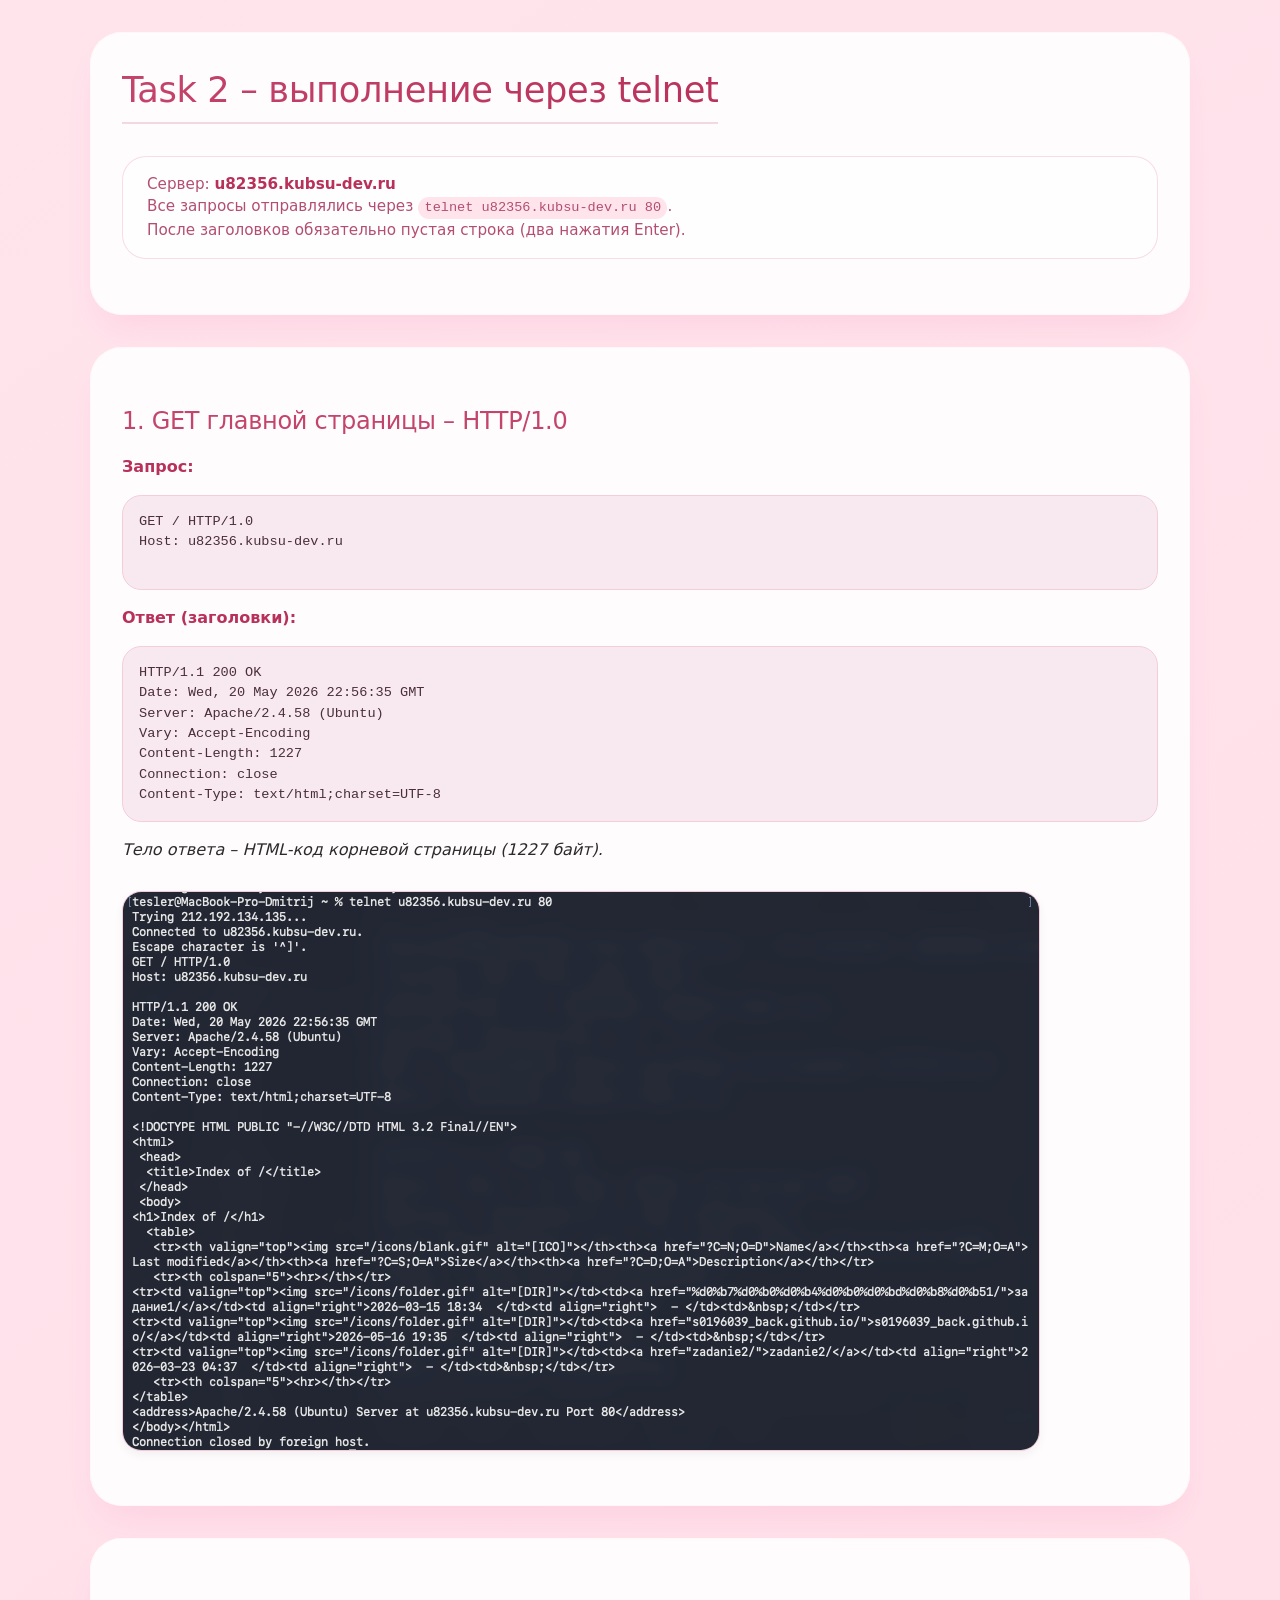
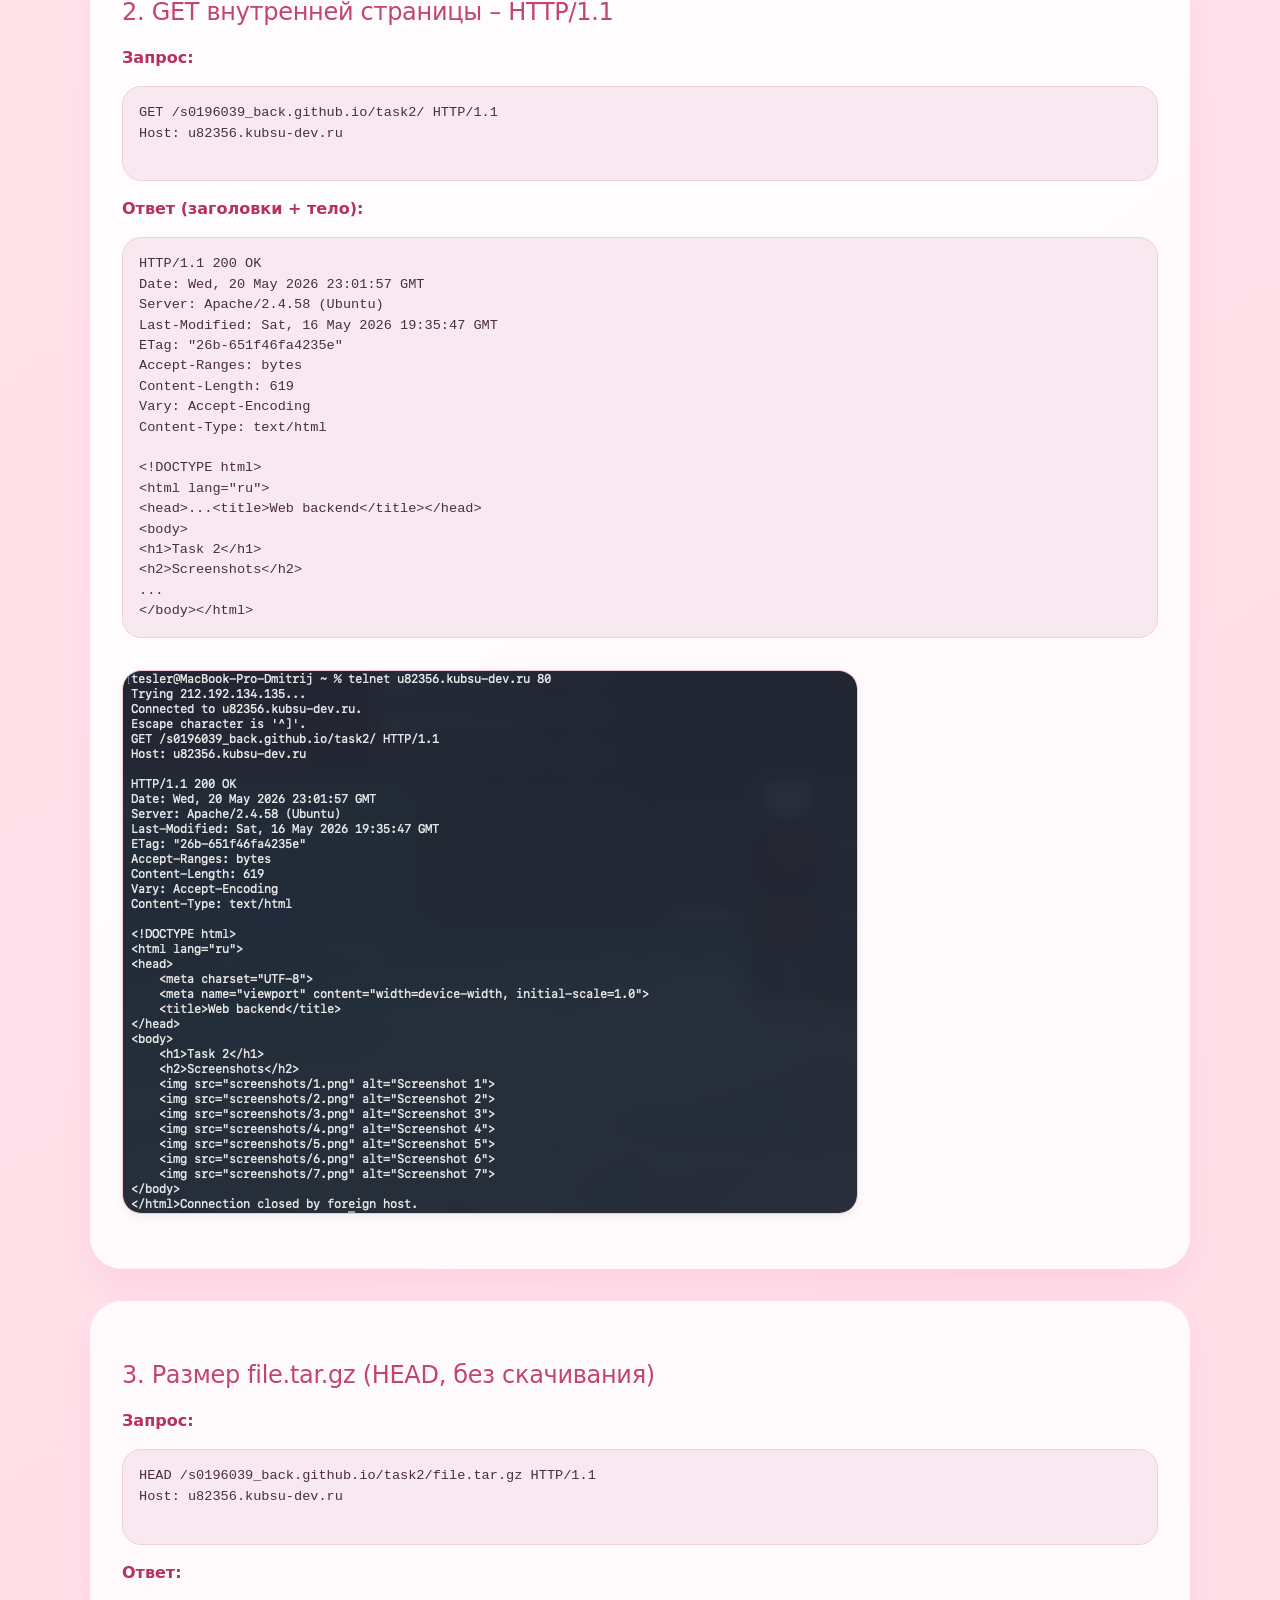
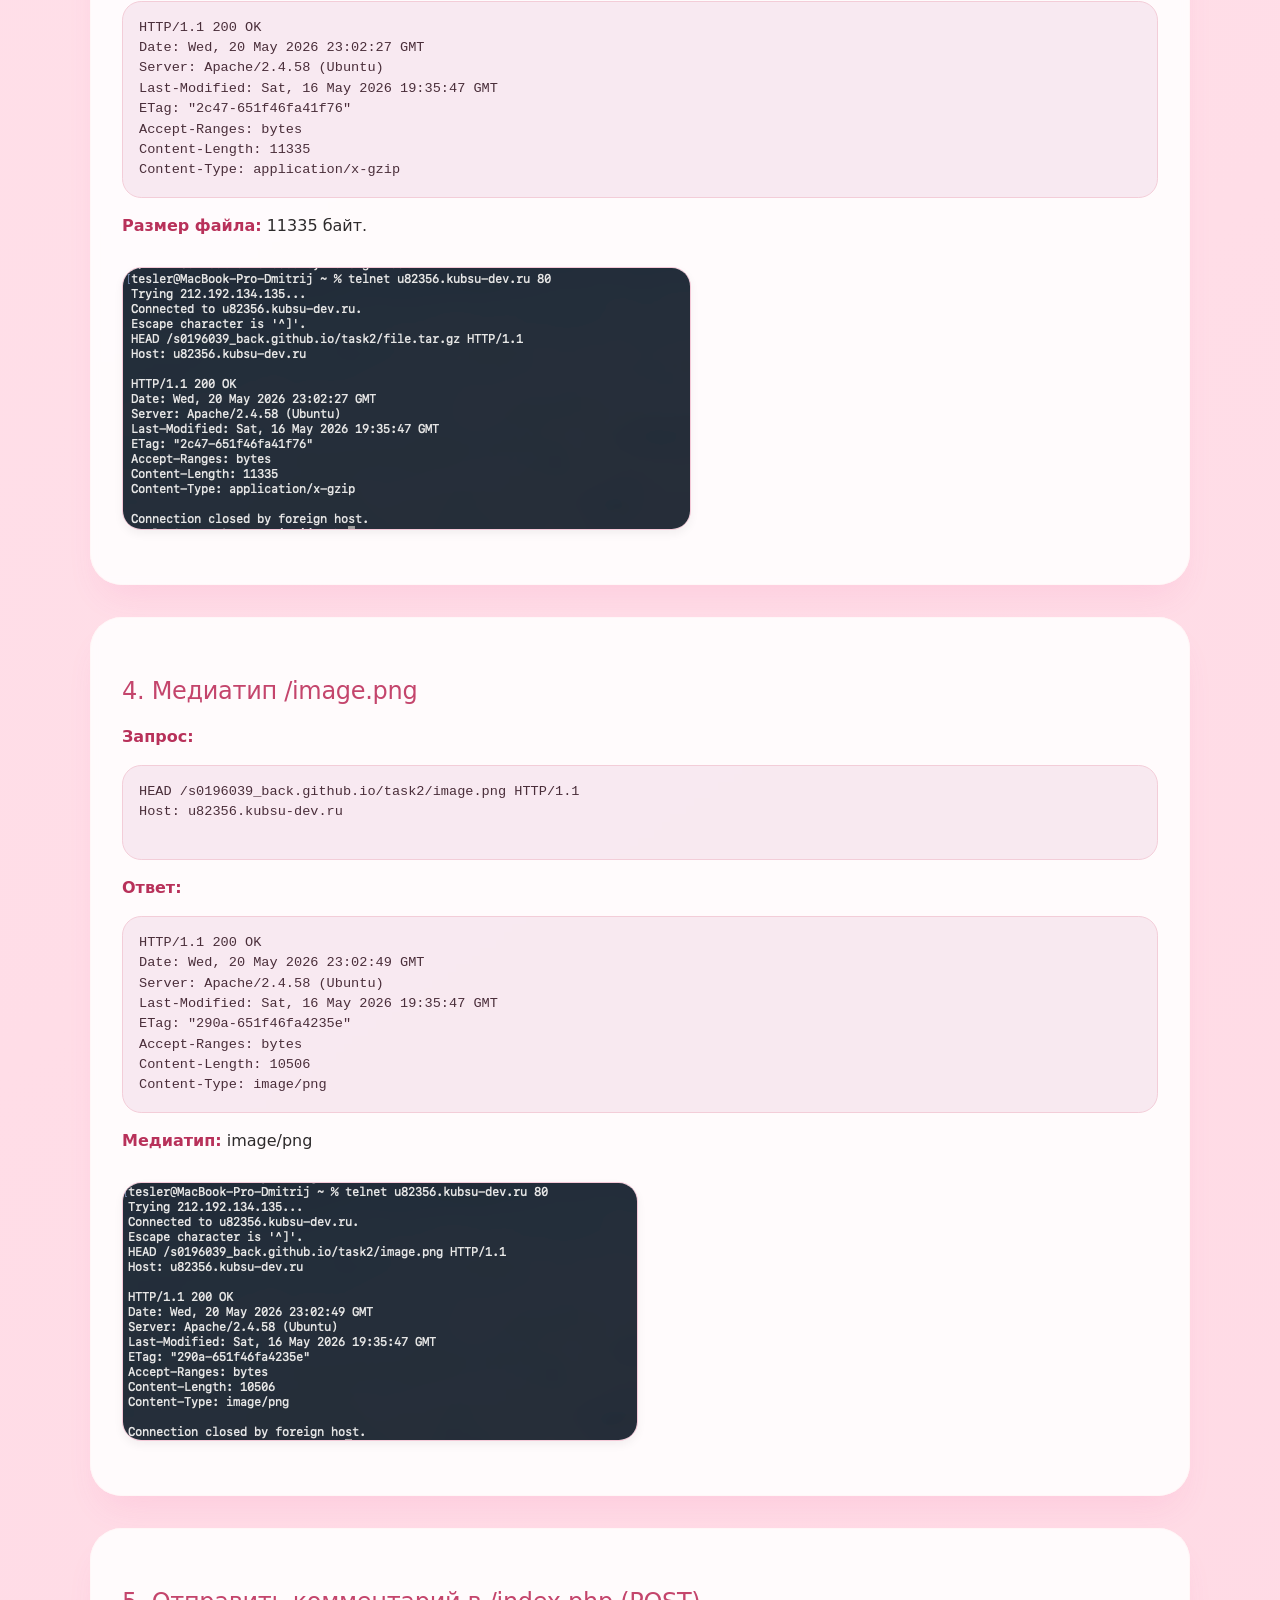
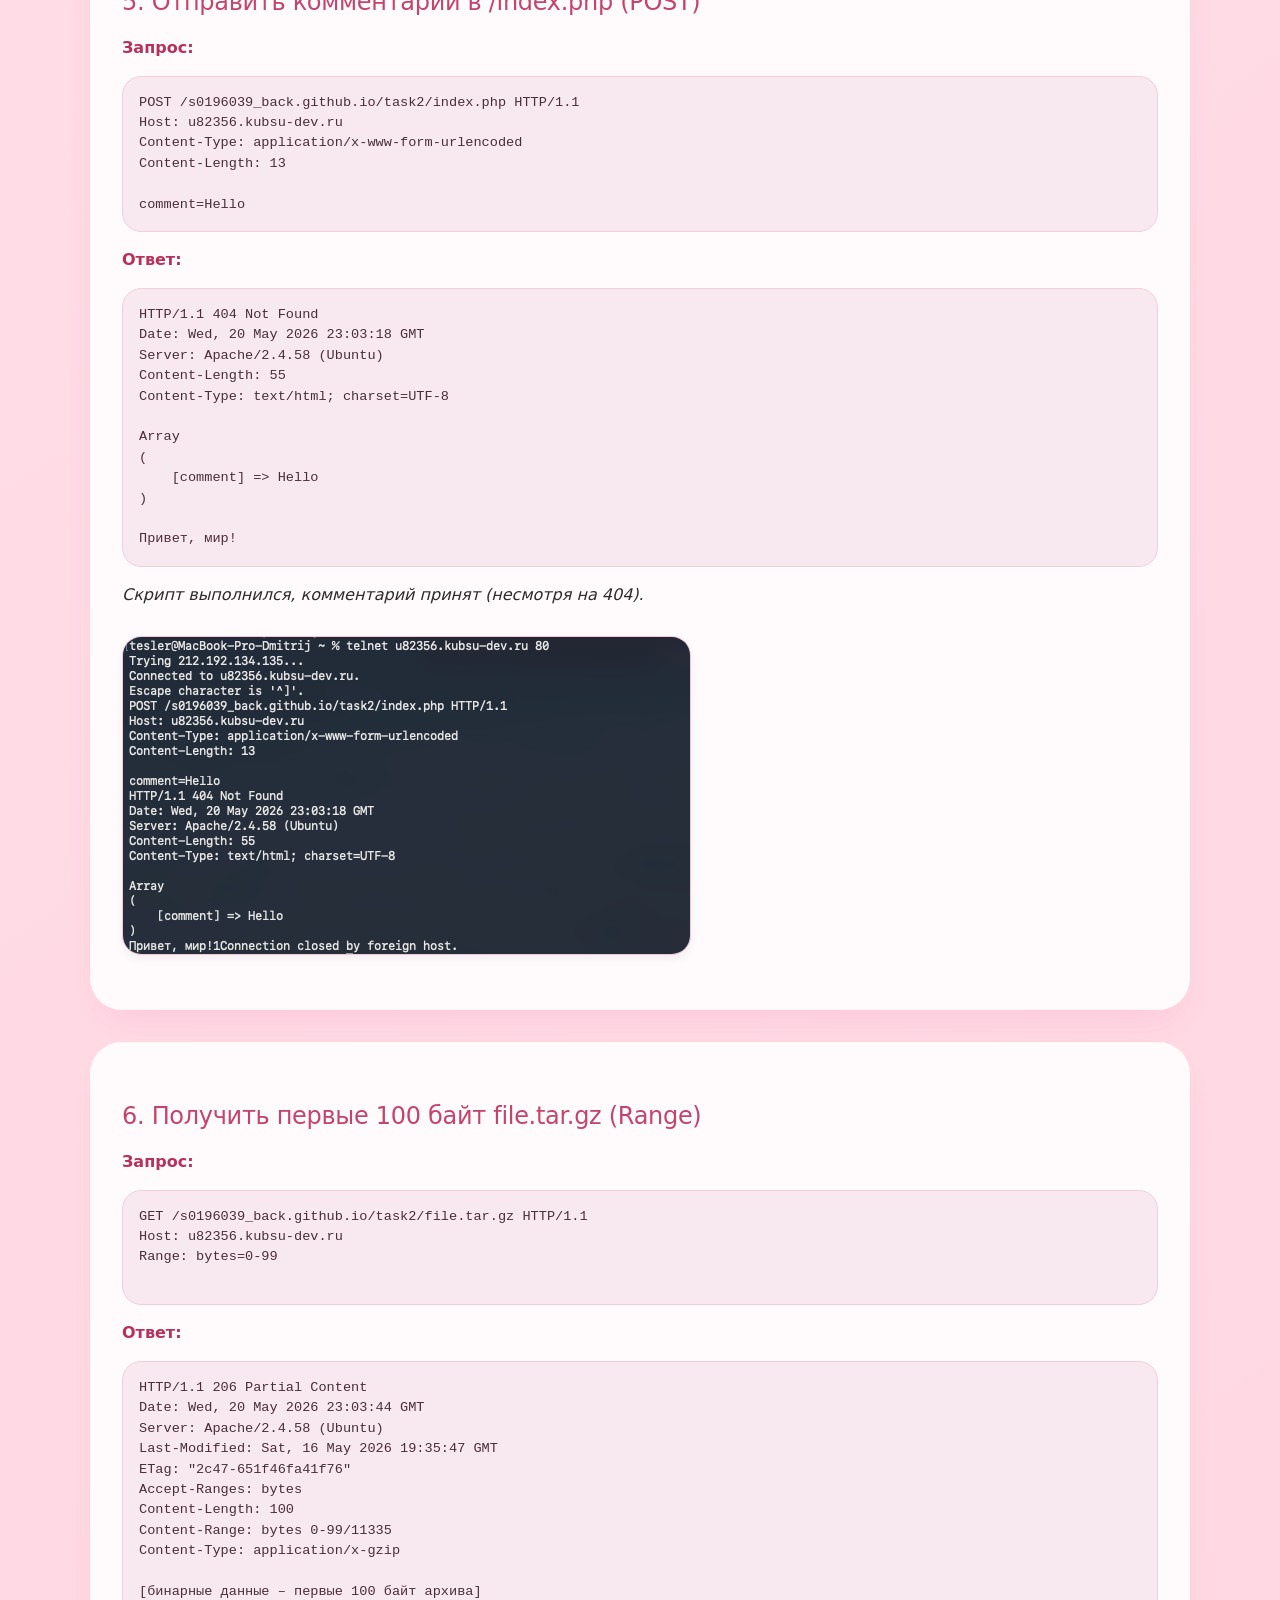
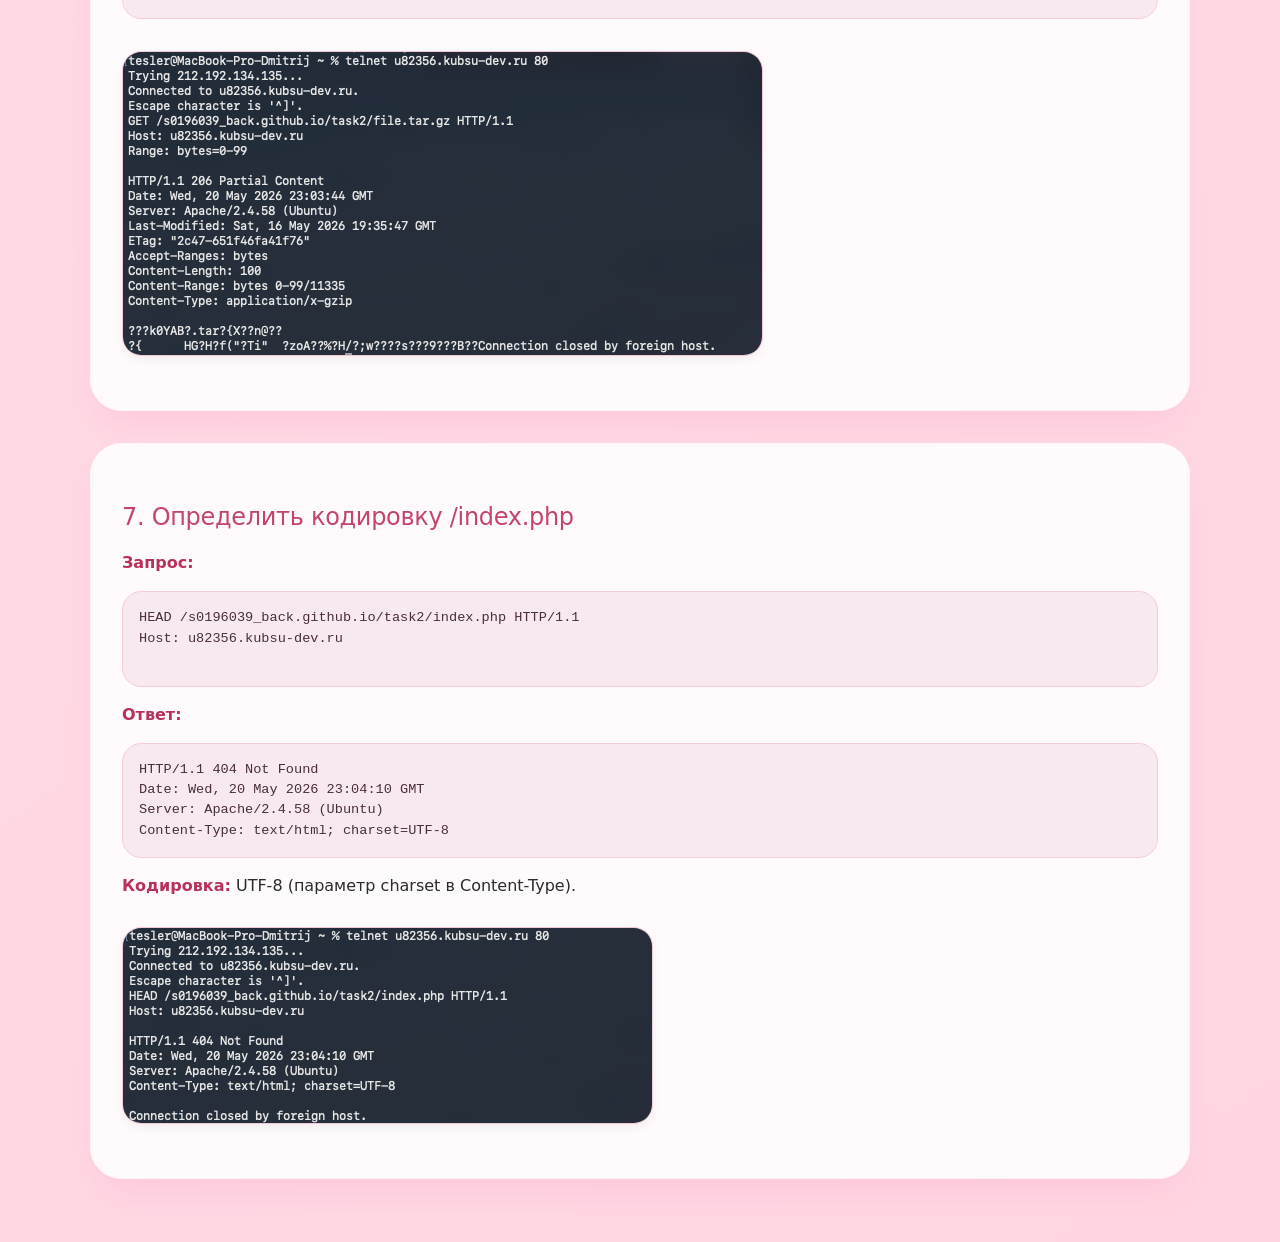
<file: task2/index.html>
<!DOCTYPE html>
<html lang="ru">
<head>
    <meta charset="UTF-8">
    <title>Web backend – Task 2 (telnet)</title>
    <style>
        * {
            margin: 0;
            padding: 0;
            box-sizing: border-box;
        }

        body {
            font-family: 'Inter', system-ui, -apple-system, 'Segoe UI', Roboto, Helvetica, sans-serif;
            background: linear-gradient(145deg, #ffe4ec 0%, #ffd6e2 100%);
            padding: 2rem;
            line-height: 1.5;
            color: #2d2a2b;
        }

        .container {
            max-width: 1100px;
            margin: 0 auto;
        }

        /* карточка для каждого задания */
        .task-card {
            background: rgba(255, 255, 255, 0.88);
            backdrop-filter: blur(4px);
            border-radius: 2rem;
            box-shadow: 0 20px 35px -12px rgba(236, 72, 153, 0.12), 0 0 0 1px rgba(255, 245, 245, 0.7) inset;
            padding: 2rem;
            margin-bottom: 2rem;
            transition: all 0.2s ease;
            animation: fadeSlideUp 0.45s ease-out;
        }

        h1 {
            font-size: 2.2rem;
            font-weight: 500;
            letter-spacing: -0.01em;
            background: linear-gradient(135deg, #c4456c, #b8315a);
            background-clip: text;
            -webkit-background-clip: text;
            color: transparent;
            margin-bottom: 1rem;
            display: inline-block;
            border-bottom: 2px solid rgba(200, 70, 110, 0.2);
            padding-bottom: 0.3rem;
        }

        .subhead {
            background: rgba(255, 255, 255, 0.6);
            border-radius: 1.5rem;
            padding: 1rem 1.5rem;
            margin: 1rem 0 1.5rem;
            font-size: 0.95rem;
            color: #b34e72;
            border: 1px solid rgba(217, 85, 128, 0.2);
        }

        h2 {
            font-size: 1.5rem;
            font-weight: 500;
            color: #c4456c;
            margin: 1.5rem 0 1rem;
            letter-spacing: -0.3px;
        }

        hr {
            margin: 2rem 0;
            border: none;
            height: 1px;
            background: linear-gradient(to right, #ffc0d0, transparent);
        }

        pre {
            background: rgba(245, 225, 235, 0.7);
            border: 1px solid #f3cdd8;
            border-radius: 1.2rem;
            padding: 1rem;
            font-family: 'Fira Code', 'JetBrains Mono', monospace;
            font-size: 0.85rem;
            overflow-x: auto;
            white-space: pre-wrap;
            word-wrap: break-word;
            color: #4a2e3a;
            margin: 1rem 0;
        }

        p {
            margin: 0.8rem 0;
        }

        strong {
            color: #b8315a;
            font-weight: 600;
        }

        code {
            background: #ffe4ec;
            padding: 0.2rem 0.4rem;
            border-radius: 0.8rem;
            font-size: 0.85rem;
            color: #b34e72;
        }

        img {
            max-width: 100%;
            border-radius: 1.2rem;
            border: 1px solid rgba(217, 85, 128, 0.3);
            box-shadow: 0 4px 10px rgba(0,0,0,0.05);
            margin: 1rem 0;
            transition: transform 0.2s;
        }

        img:hover {
            transform: scale(1.01);
        }

        .badge {
            display: inline-block;
            background: #fce4ec;
            color: #c4456c;
            border-radius: 2rem;
            padding: 0.2rem 1rem;
            font-size: 0.7rem;
            font-weight: 500;
            margin-right: 0.5rem;
        }

        @keyframes fadeSlideUp {
            from {
                opacity: 0;
                transform: translateY(18px);
            }
            to {
                opacity: 1;
                transform: translateY(0);
            }
        }

        @media (max-width: 700px) {
            body {
                padding: 1rem;
            }
            .task-card {
                padding: 1.2rem;
            }
            h1 {
                font-size: 1.8rem;
            }
            h2 {
                font-size: 1.3rem;
            }
        }
    </style>
</head>
<body>
<div class="container">
    <div class="task-card">
        <h1>Task 2 – выполнение через telnet</h1>
        <div class="subhead">
            Сервер: <strong>u82356.kubsu-dev.ru</strong><br>
            Все запросы отправлялись через <code>telnet u82356.kubsu-dev.ru 80</code>.<br>
            После заголовков обязательно пустая строка (два нажатия Enter).
        </div>
    </div>

    <!-- ЗАДАНИЕ 1 -->
    <div class="task-card">
        <h2>1. GET главной страницы – HTTP/1.0</h2>
        <p><strong>Запрос:</strong></p>
        <pre>GET / HTTP/1.0
Host: u82356.kubsu-dev.ru

</pre>
        <p><strong>Ответ (заголовки):</strong></p>
        <pre>HTTP/1.1 200 OK
Date: Wed, 20 May 2026 22:56:35 GMT
Server: Apache/2.4.58 (Ubuntu)
Vary: Accept-Encoding
Content-Length: 1227
Connection: close
Content-Type: text/html;charset=UTF-8</pre>
        <p><em>Тело ответа – HTML-код корневой страницы (1227 байт).</em></p>
        <img src="screenshots/1.png" alt="Скриншот задания 1">
    </div>

    <!-- ЗАДАНИЕ 2 -->
    <div class="task-card">
        <h2>2. GET внутренней страницы – HTTP/1.1</h2>
        <p><strong>Запрос:</strong></p>
        <pre>GET /s0196039_back.github.io/task2/ HTTP/1.1
Host: u82356.kubsu-dev.ru

</pre>
        <p><strong>Ответ (заголовки + тело):</strong></p>
        <pre>HTTP/1.1 200 OK
Date: Wed, 20 May 2026 23:01:57 GMT
Server: Apache/2.4.58 (Ubuntu)
Last-Modified: Sat, 16 May 2026 19:35:47 GMT
ETag: "26b-651f46fa4235e"
Accept-Ranges: bytes
Content-Length: 619
Vary: Accept-Encoding
Content-Type: text/html

&lt;!DOCTYPE html&gt;
&lt;html lang="ru"&gt;
&lt;head&gt;...&lt;title&gt;Web backend&lt;/title&gt;&lt;/head&gt;
&lt;body&gt;
&lt;h1&gt;Task 2&lt;/h1&gt;
&lt;h2&gt;Screenshots&lt;/h2&gt;
...
&lt;/body&gt;&lt;/html&gt;</pre>
        <img src="screenshots/2.png" alt="Скриншот задания 2">
    </div>

    <!-- ЗАДАНИЕ 3 -->
    <div class="task-card">
        <h2>3. Размер file.tar.gz (HEAD, без скачивания)</h2>
        <p><strong>Запрос:</strong></p>
        <pre>HEAD /s0196039_back.github.io/task2/file.tar.gz HTTP/1.1
Host: u82356.kubsu-dev.ru

</pre>
        <p><strong>Ответ:</strong></p>
        <pre>HTTP/1.1 200 OK
Date: Wed, 20 May 2026 23:02:27 GMT
Server: Apache/2.4.58 (Ubuntu)
Last-Modified: Sat, 16 May 2026 19:35:47 GMT
ETag: "2c47-651f46fa41f76"
Accept-Ranges: bytes
Content-Length: 11335
Content-Type: application/x-gzip</pre>
        <p><strong>Размер файла:</strong> 11335 байт.</p>
        <img src="screenshots/3.png" alt="Скриншот задания 3">
    </div>

    <!-- ЗАДАНИЕ 4 -->
    <div class="task-card">
        <h2>4. Медиатип /image.png</h2>
        <p><strong>Запрос:</strong></p>
        <pre>HEAD /s0196039_back.github.io/task2/image.png HTTP/1.1
Host: u82356.kubsu-dev.ru

</pre>
        <p><strong>Ответ:</strong></p>
        <pre>HTTP/1.1 200 OK
Date: Wed, 20 May 2026 23:02:49 GMT
Server: Apache/2.4.58 (Ubuntu)
Last-Modified: Sat, 16 May 2026 19:35:47 GMT
ETag: "290a-651f46fa4235e"
Accept-Ranges: bytes
Content-Length: 10506
Content-Type: image/png</pre>
        <p><strong>Медиатип:</strong> image/png</p>
        <img src="screenshots/4.png" alt="Скриншот задания 4">
    </div>

    <!-- ЗАДАНИЕ 5 -->
    <div class="task-card">
        <h2>5. Отправить комментарий в /index.php (POST)</h2>
        <p><strong>Запрос:</strong></p>
        <pre>POST /s0196039_back.github.io/task2/index.php HTTP/1.1
Host: u82356.kubsu-dev.ru
Content-Type: application/x-www-form-urlencoded
Content-Length: 13

comment=Hello</pre>
        <p><strong>Ответ:</strong></p>
        <pre>HTTP/1.1 404 Not Found
Date: Wed, 20 May 2026 23:03:18 GMT
Server: Apache/2.4.58 (Ubuntu)
Content-Length: 55
Content-Type: text/html; charset=UTF-8

Array
(
    [comment] => Hello
)

Привет, мир!</pre>
        <p><em>Скрипт выполнился, комментарий принят (несмотря на 404).</em></p>
        <img src="screenshots/5.png" alt="Скриншот задания 5">
    </div>

    <!-- ЗАДАНИЕ 6 -->
    <div class="task-card">
        <h2>6. Получить первые 100 байт file.tar.gz (Range)</h2>
        <p><strong>Запрос:</strong></p>
        <pre>GET /s0196039_back.github.io/task2/file.tar.gz HTTP/1.1
Host: u82356.kubsu-dev.ru
Range: bytes=0-99

</pre>
        <p><strong>Ответ:</strong></p>
        <pre>HTTP/1.1 206 Partial Content
Date: Wed, 20 May 2026 23:03:44 GMT
Server: Apache/2.4.58 (Ubuntu)
Last-Modified: Sat, 16 May 2026 19:35:47 GMT
ETag: "2c47-651f46fa41f76"
Accept-Ranges: bytes
Content-Length: 100
Content-Range: bytes 0-99/11335
Content-Type: application/x-gzip

[бинарные данные – первые 100 байт архива]</pre>
        <img src="screenshots/6.png" alt="Скриншот задания 6">
    </div>

    <!-- ЗАДАНИЕ 7 -->
    <div class="task-card">
        <h2>7. Определить кодировку /index.php</h2>
        <p><strong>Запрос:</strong></p>
        <pre>HEAD /s0196039_back.github.io/task2/index.php HTTP/1.1
Host: u82356.kubsu-dev.ru

</pre>
        <p><strong>Ответ:</strong></p>
        <pre>HTTP/1.1 404 Not Found
Date: Wed, 20 May 2026 23:04:10 GMT
Server: Apache/2.4.58 (Ubuntu)
Content-Type: text/html; charset=UTF-8</pre>
        <p><strong>Кодировка:</strong> UTF-8 (параметр charset в Content-Type).</p>
        <img src="screenshots/7.png" alt="Скриншот задания 7">
    </div>
</div>
</body>
</html>
</file>
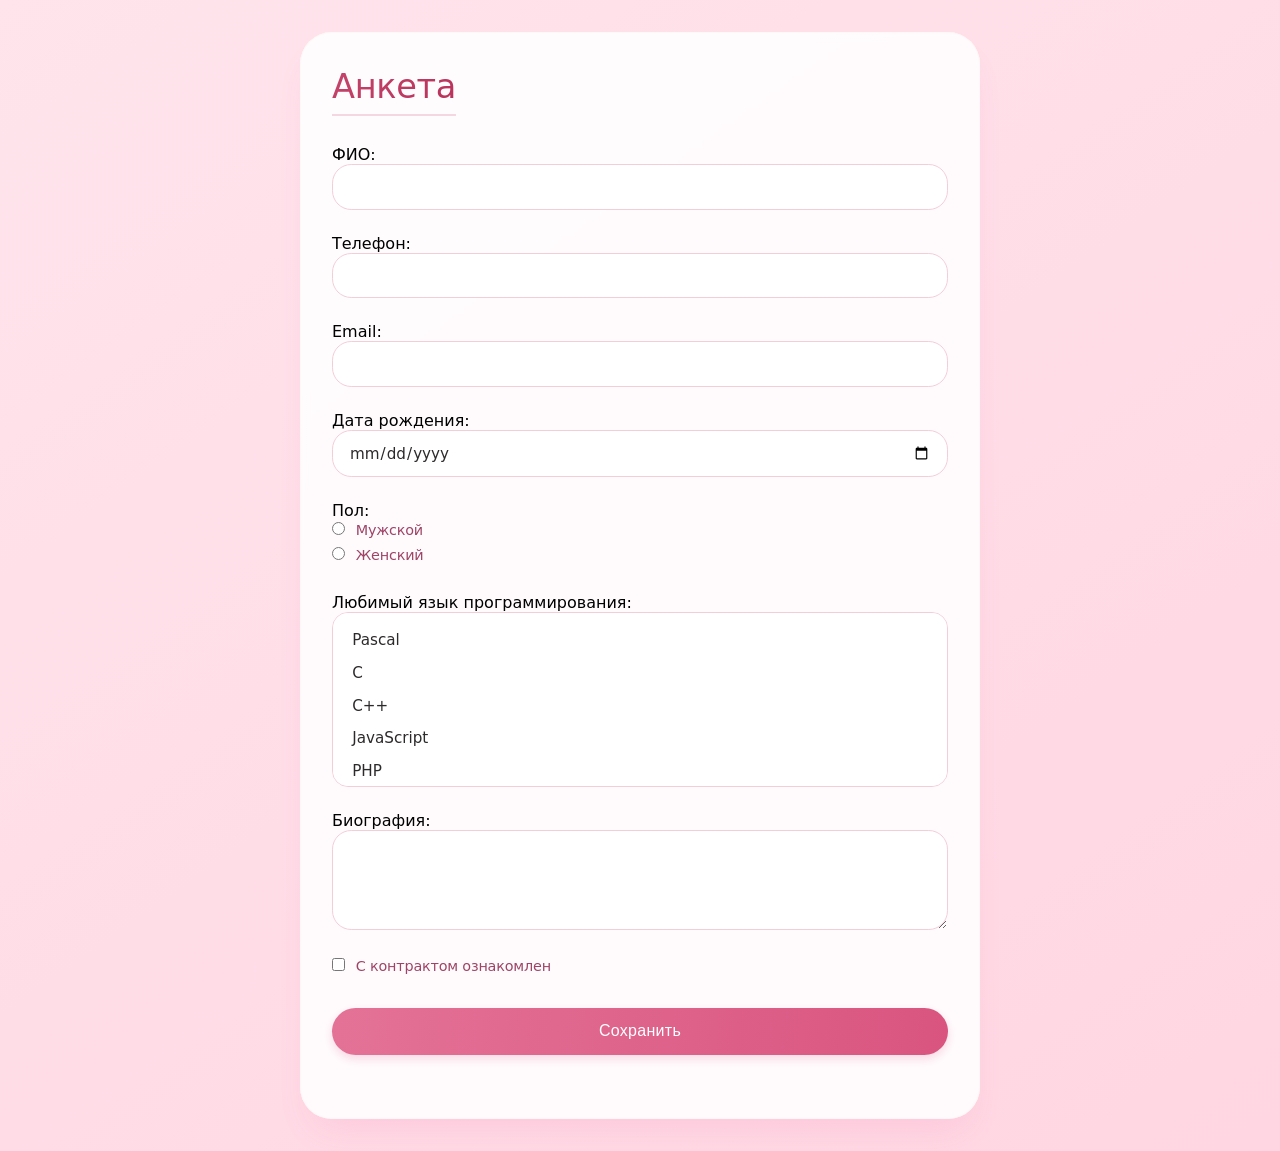
<file: task3/index.html>
<!DOCTYPE html>
<html>
<head>
    <link rel="stylesheet" href="style.css">
    <meta charset="UTF-8">
    <title>Форма</title>
</head>
<body>
    <form action="form.cgi" method="POST">
        <h1>Анкета</h1>
        <p>
            ФИО:<br>
            <input type="text" name="name">
        </p>
        <p>
            Телефон:<br>
            <input type="tel" name="phone">
        </p>
        <p>
            Email:<br>
            <input type="email" name="email">
        </p>
        <p>
            Дата рождения:<br>
            <input type="date" name="birthdate">
        </p>
        <p>
            Пол:<br>
            <label><input type="radio" name="gender" value="male"> Мужской</label><br>
            <label><input type="radio" name="gender" value="female"> Женский</label>
        </p>
        <p>
            Любимый язык программирования:<br>
            <select name="languages[]" multiple size="5">
                <option value="1">Pascal</option>
                <option value="2">C</option>
                <option value="3">C++</option>
                <option value="4">JavaScript</option>
                <option value="5">PHP</option>
                <option value="6">Python</option>
                <option value="7">Java</option>
                <option value="8">Haskell</option>
                <option value="9">Clojure</option>
                <option value="10">Prolog</option>
                <option value="11">Scala</option>
                <option value="12">Go</option>
            </select>
        </p>
        <p>
            Биография:<br>
            <textarea name="bio"></textarea>
        </p>
        <p>
            <label>
                <input type="checkbox" name="contract">
                С контрактом ознакомлен
            </label>
        </p>
        <p>
            <button type="submit">Сохранить</button>
        </p>
    </form>
</body>
</html>
</file>
<file: task3/style.css>
* {
    margin: 0;
    padding: 0;
    box-sizing: border-box;
}

body {
    background: linear-gradient(145deg, #ffe4ec 0%, #ffd6e2 100%);
    font-family: 'Inter', system-ui, -apple-system, 'Segoe UI', Roboto, Helvetica, sans-serif;
    min-height: 100vh;
    display: flex;
    align-items: center;
    justify-content: center;
    padding: 2rem;
}

form {
    max-width: 680px;
    width: 100%;
    background: rgba(255, 255, 255, 0.88);
    backdrop-filter: blur(4px);
    border-radius: 2rem;
    padding: 2.2rem 2rem 2.5rem;
    box-shadow: 0 20px 35px -12px rgba(236, 72, 153, 0.12), 0 0 0 1px rgba(255, 245, 245, 0.7) inset;
    transition: all 0.2s ease;
}

h1 {
    font-size: 2.1rem;
    font-weight: 500;
    letter-spacing: -0.01em;
    background: linear-gradient(135deg, #c4456c, #b8315a);
    background-clip: text;
    -webkit-background-clip: text;
    color: transparent;
    margin-bottom: 1.8rem;
    padding-bottom: 0.5rem;
    border-bottom: 2px solid rgba(200, 70, 110, 0.2);
    display: inline-block;
}

p {
    margin-bottom: 1.5rem;
}

label {
    font-weight: 500;
    color: #9e4466;
    display: block;
    margin-bottom: 0.4rem;
    font-size: 0.9rem;
    letter-spacing: -0.2px;
}

input:not([type="radio"]):not([type="checkbox"]),
select,
textarea {
    width: 100%;
    padding: 0.8rem 1rem;
    border: 1.5px solid #f3cdd8;
    border-radius: 1.2rem;
    font-size: 0.95rem;
    font-family: inherit;
    background: #ffffffdd;
    transition: all 0.2s ease;
    outline: none;
    color: #2d2a2b;
}

input:not([type="radio"]):not([type="checkbox"]):focus,
select:focus,
textarea:focus {
    border-color: #e07c9e;
    box-shadow: 0 0 0 3px rgba(224, 124, 158, 0.2);
    background: #fff;
}

textarea {
    resize: vertical;
    height: 100px;
}

select[multiple] {
    padding: 0.6rem;
    border-radius: 1rem;
    background: #ffffffdd;
}

select[multiple] option {
    padding: 0.4rem 0.6rem;
    border-radius: 0.8rem;
    margin: 2px 0;
}

select[multiple] option:checked {
    background: #fbc1d2 linear-gradient(0deg, #f7a9c0 0%, #f7a9c0 100%);
    color: #4a1e2f;
}

input[type="radio"],
input[type="checkbox"] {
    accent-color: #e36c92;
    width: auto;
    margin-right: 0.4rem;
}

br + label, .inline-label {
    display: inline-block;
}

button {
    background: linear-gradient(95deg, #e47297, #d95580);
    border: none;
    padding: 0.9rem;
    width: 100%;
    border-radius: 2rem;
    font-size: 1rem;
    font-weight: 500;
    color: white;
    cursor: pointer;
    transition: all 0.25s ease;
    margin-top: 0.6rem;
    box-shadow: 0 4px 10px rgba(217, 85, 128, 0.2);
    letter-spacing: 0.3px;
}

button:hover {
    background: linear-gradient(95deg, #dc5f88, #c9456f);
    transform: scale(0.98);
    box-shadow: 0 6px 14px rgba(217, 85, 128, 0.25);
}

@media (max-width: 600px) {
    body {
        padding: 1.2rem;
    }
    form {
        padding: 1.6rem;
    }
    h1 {
        font-size: 1.8rem;
    }
}

form {
    animation: fadeSlideUp 0.45s ease-out;
}

@keyframes fadeSlideUp {
    from {
        opacity: 0;
        transform: translateY(18px);
    }
    to {
        opacity: 1;
        transform: translateY(0);
    }
}
</file>
